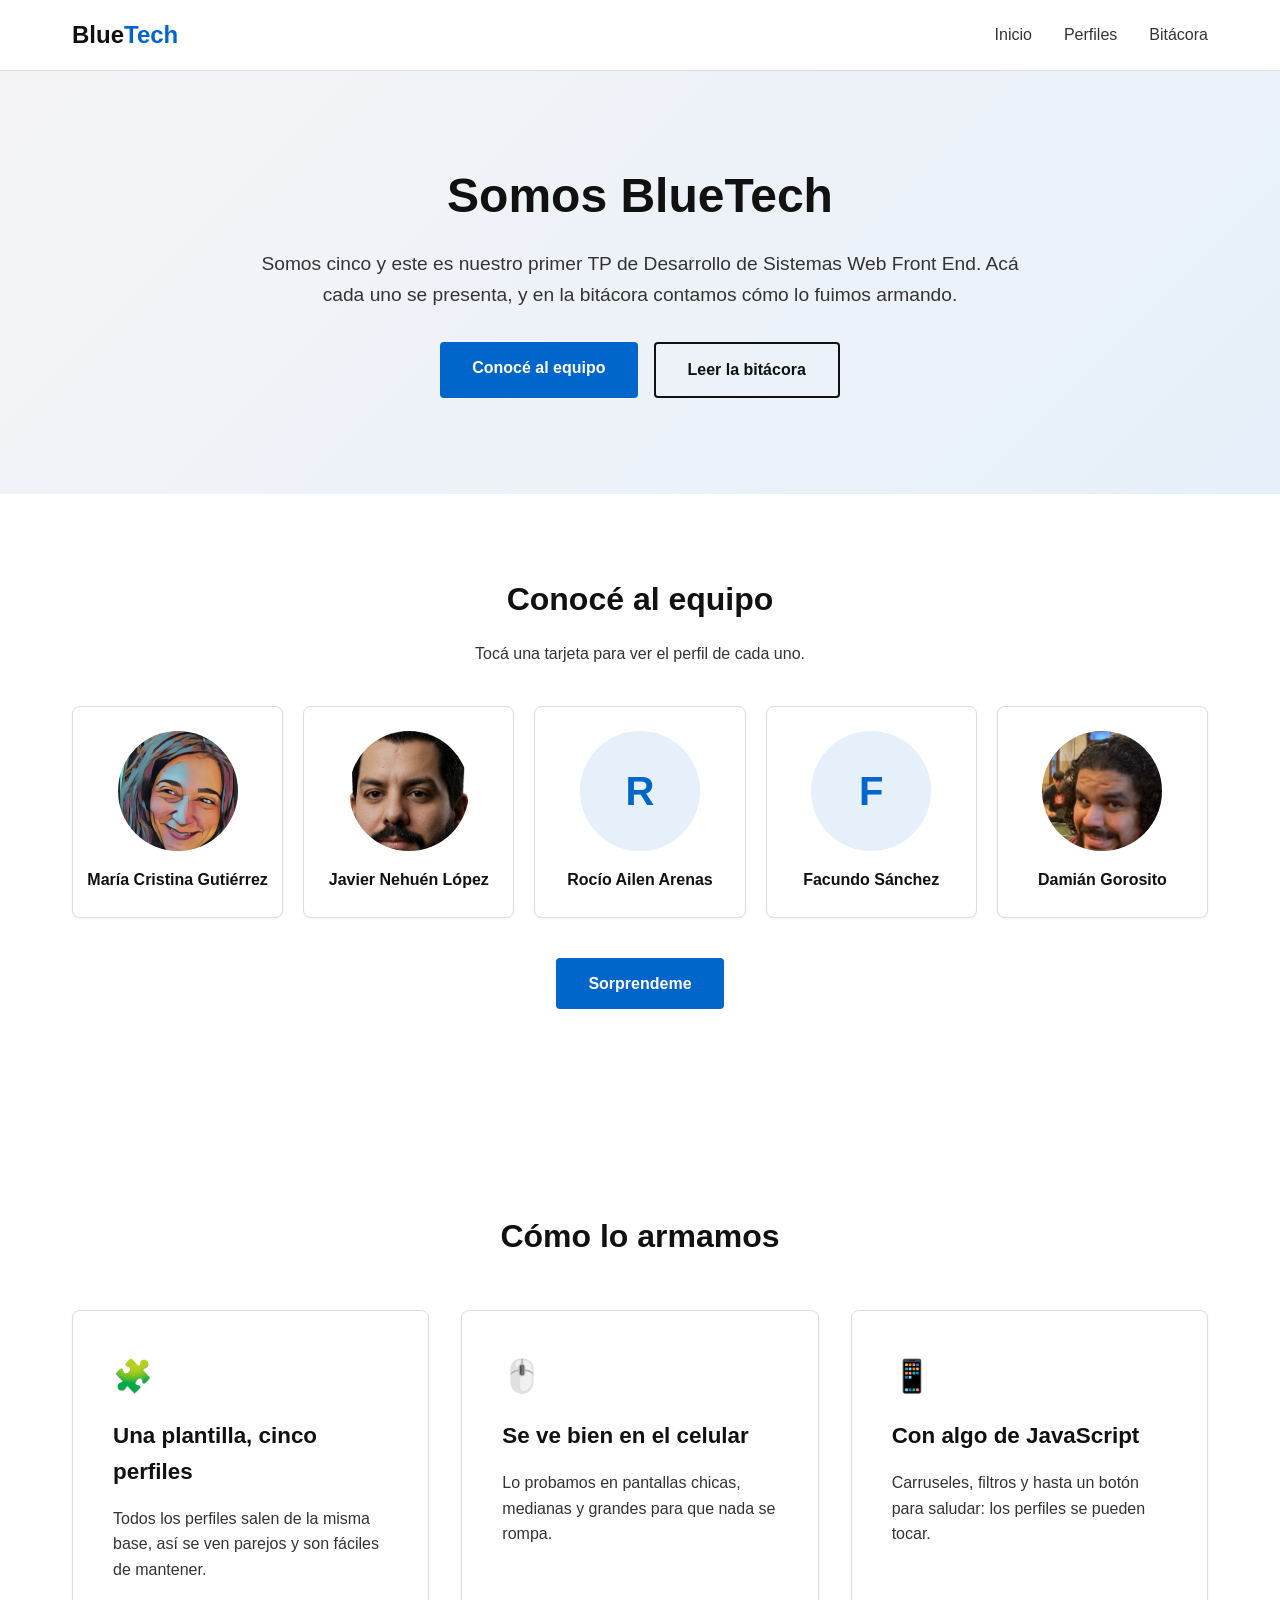
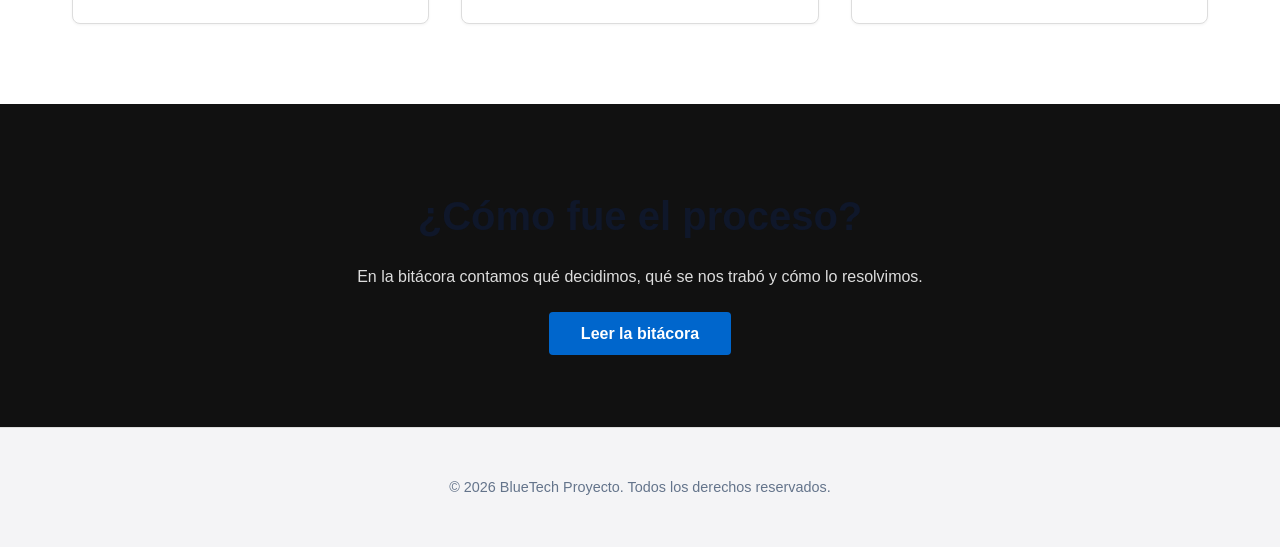
<file: index.html>
<!DOCTYPE html>
<html lang="es">
<head>
    <meta charset="UTF-8">
    <meta name="viewport" content="width=device-width, initial-scale=1.0">
    <title>BlueTech · TP1 Front End</title>

    <link rel="preconnect" href="https://fonts.googleapis.com">
    <link rel="preconnect" href="https://fonts.gstatic.com" crossorigin>
    <link href="https://fonts.googleapis.com/css2?family=Poppins:wght@400;500;600;700&display=swap" rel="stylesheet">

    <link rel="stylesheet" href="css/style.css">
    <link rel="stylesheet" href="css/header-footer.css">

    <style>
        :root {
            --primary-blue: #0066cc;
            --dark-blue: #004499;
            --light-blue: #e6f0fa;
            --white: #ffffff;
            --black: #111111;
            --gray-dark: #333333;
            --gray-light: #f4f4f6;
            --gray-border: #dddddd;
        }

        * {
            box-sizing: border-box;
            margin: 0;
            padding: 0;
            font-family: 'Segoe UI', Tahoma, Geneva, Verdana, sans-serif;
        }

        body {
            background-color: var(--white);
            color: var(--gray-dark);
            line-height: 1.6;
        }

        .hero {
            background: linear-gradient(135deg, var(--gray-light) 0%, var(--light-blue) 100%);
            padding: 6rem 2rem;
            text-align: center;
        }

        .hero-content {
            max-width: 800px;
            margin: 0 auto;
        }

        .hero h1 {
            font-size: 3rem;
            color: var(--black);
            margin-bottom: 1.5rem;
            line-height: 1.2;
        }

        .hero p {
            font-size: 1.2rem;
            color: var(--gray-dark);
            margin-bottom: 2rem;
        }

        .hero-buttons {
            display: flex;
            justify-content: center;
            gap: 1rem;
        }

        .btn-primary {
            background-color: var(--primary-blue);
            color: var(--white);
            padding: 0.8rem 2rem;
            border-radius: 4px;
            text-decoration: none;
            font-weight: 600;
            transition: background-color 0.3s;
        }

        .btn-primary:hover {
            background-color: var(--dark-blue);
        }

        .btn-secondary {
            background-color: transparent;
            color: var(--black);
            border: 2px solid var(--black);
            padding: 0.8rem 2rem;
            border-radius: 4px;
            text-decoration: none;
            font-weight: 600;
            transition: all 0.3s;
        }

        .btn-secondary:hover {
            background-color: var(--black);
            color: var(--white);
        }

        .features {
            max-width: 1200px;
            margin: 0 auto;
            padding: 5rem 2rem;
        }

        .section-title {
            text-align: center;
            font-size: 2rem;
            color: var(--black);
            margin-bottom: 3rem;
        }

        .grid {
            display: grid;
            grid-template-columns: repeat(auto-fit, minmax(300px, 1fr));
            gap: 2rem;
        }

        .card {
            background-color: var(--white);
            border: 1px solid var(--gray-border);
            border-radius: 8px;
            padding: 2.5rem;
            transition: transform 0.3s, box-shadow 0.3s;
        }

        .card:hover {
            transform: translateY(-5px);
            box-shadow: 0 10px 20px rgba(0,0,0,0.05);
            border-color: var(--primary-blue);
        }

        .card-icon {
            font-size: 2rem;
            color: var(--primary-blue);
            margin-bottom: 1rem;
        }

        .card h3 {
            font-size: 1.4rem;
            color: var(--black);
            margin-bottom: 1rem;
        }

        .card p {
            color: var(--gray-dark);
        }

        .cta-section {
            background-color: var(--black);
            color: var(--white);
            padding: 5rem 2rem;
            text-align: center;
        }

        .cta-section h2 {
            font-size: 2.5rem;
            margin-bottom: 1rem;
        }

        .cta-section p {
            color: var(--gray-border);
            margin-bottom: 2rem;
            max-width: 600px;
            margin-left: auto;
            margin-right: auto;
        }

        .grid--perfiles {
            grid-template-columns: repeat(auto-fit, minmax(130px, 1fr));
            gap: 1.25rem;
        }

        .card--perfil {
            display: block;
            padding: 1.5rem 0.75rem;
            text-align: center;
            text-decoration: none;
        }

        .card--perfil h3 {
            margin: 1rem 0 0;
            font-size: 1rem;
        }

        .card-avatar {
            display: block;
            width: 100%;
            max-width: 120px;
            aspect-ratio: 1 / 1;
            margin: 0 auto;
            border-radius: 50%;
            object-fit: cover;
            object-position: center 25%;
        }

        /* mientras no haya foto: circulo con la inicial */
        .card-avatar--vacio {
            display: flex;
            align-items: center;
            justify-content: center;
            background-color: var(--light-blue);
            color: var(--primary-blue);
            font-size: 2.5rem;
            font-weight: 700;
        }

        .section-sub {
            text-align: center;
            color: var(--gray-dark);
            margin: -2rem 0 2.5rem;
        }

        .perfiles-accion {
            text-align: center;
            margin-top: 2.5rem;
        }

        .perfiles-accion button {
            border: 0;
            cursor: pointer;
            font: inherit;
            font-weight: 600;
        }

        .perfiles-accion button:disabled {
            opacity: 0.7;
            cursor: default;
        }

        #mensaje-sorpresa {
            margin-top: 1rem;
            color: var(--gray-dark);
            min-height: 1.6em;
        }

        /* Responsive design rules */
        @media (max-width: 768px) {
            .navbar {
                flex-direction: column;
                gap: 1rem;
            }
            .nav-links {
                gap: 1rem;
            }
            .hero h1 {
                font-size: 2.2rem;
            }
            .hero-buttons {
                flex-direction: column;
                gap: 1rem;
            }
            .btn-primary, .btn-secondary {
                width: 100%;
                text-align: center;
            }
        }
    </style>

    <script src="js/home.js" defer></script>
</head>
<body>

    <header>
        <nav class="navbar">
            <div class="logo">Blue<span>Tech</span></div>
            <ul class="nav-links">
                <li><a href="index.html">Inicio</a></li>
                <li><a href="index.html#perfiles">Perfiles</a></li>
                <li><a href="bitacora.html">Bitácora</a></li>
            </ul>
        </nav>
    </header>

    <section id="inicio" class="hero">
        <div class="hero-content">
            <h1>Somos BlueTech</h1>
            <p>Somos cinco y este es nuestro primer TP de Desarrollo de Sistemas Web Front End. Acá cada uno se presenta, y en la bitácora contamos cómo lo fuimos armando.</p>
            <div class="hero-buttons">
                <a href="#perfiles" class="btn-primary">Conocé al equipo</a>
                <a href="bitacora.html" class="btn-secondary">Leer la bitácora</a>
            </div>
        </div>
    </section>

    <section id="perfiles" class="features">
        <h2 class="section-title">Conocé al equipo</h2>
        <p class="section-sub">Tocá una tarjeta para ver el perfil de cada uno.</p>
        <div class="grid grid--perfiles">
                <a class="card card--perfil" href="perfil-1.html">
                    <img class="card-avatar" src="img/maria/avatar.png" alt="" width="120" height="120">
                    <h3>María Cristina Gutiérrez</h3>
                </a>
                <a class="card card--perfil" href="perfil-2.html">
                    <img class="card-avatar" src="img/javier/avatar.png" alt="" width="120" height="120">
                    <h3>Javier Nehuén López</h3>
                </a>
                <a class="card card--perfil" href="perfil-3.html">
                    <div class="card-avatar card-avatar--vacio" aria-hidden="true">R</div>
                    <h3>Rocío Ailen Arenas</h3>
                </a>
                <a class="card card--perfil" href="perfil-4.html">
                    <div class="card-avatar card-avatar--vacio" aria-hidden="true">F</div>
                    <h3>Facundo Sánchez</h3>
                </a>
                <a class="card card--perfil" href="perfil-5.html">
                    <img class="card-avatar" src="img/damian/avatar.jpg" alt="" width="120" height="120">
                    <h3>Damián Gorosito</h3>
                </a>
        </div>
        <div class="perfiles-accion">
            <button type="button" id="btn-sorpresa" class="btn-primary">Sorprendeme</button>
            <p id="mensaje-sorpresa" aria-live="polite"></p>
        </div>
    </section>

    <section id="como-lo-armamos" class="features">
        <h2 class="section-title">Cómo lo armamos</h2>
        <div class="grid">
            <div class="card">
                <div class="card-icon">🧩</div>
                <h3>Una plantilla, cinco perfiles</h3>
                <p>Todos los perfiles salen de la misma base, así se ven parejos y son fáciles de mantener.</p>
            </div>
            <div class="card">
                <div class="card-icon">🖱️</div>
                <h3>Se ve bien en el celular</h3>
                <p>Lo probamos en pantallas chicas, medianas y grandes para que nada se rompa.</p>
            </div>
            <div class="card">
                <div class="card-icon">📱</div>
                <h3>Con algo de JavaScript</h3>
                <p>Carruseles, filtros y hasta un botón para saludar: los perfiles se pueden tocar.</p>
            </div>
        </div>
    </section>

    <section class="cta-section">
        <h2>¿Cómo fue el proceso?</h2>
        <p>En la bitácora contamos qué decidimos, qué se nos trabó y cómo lo resolvimos.</p>
        <a href="bitacora.html" class="btn-primary">Leer la bitácora</a>
    </section>

    <footer>
        <p>&copy; 2026 BlueTech Proyecto. Todos los derechos reservados.</p>
    </footer>

</body>
</html>
</file>
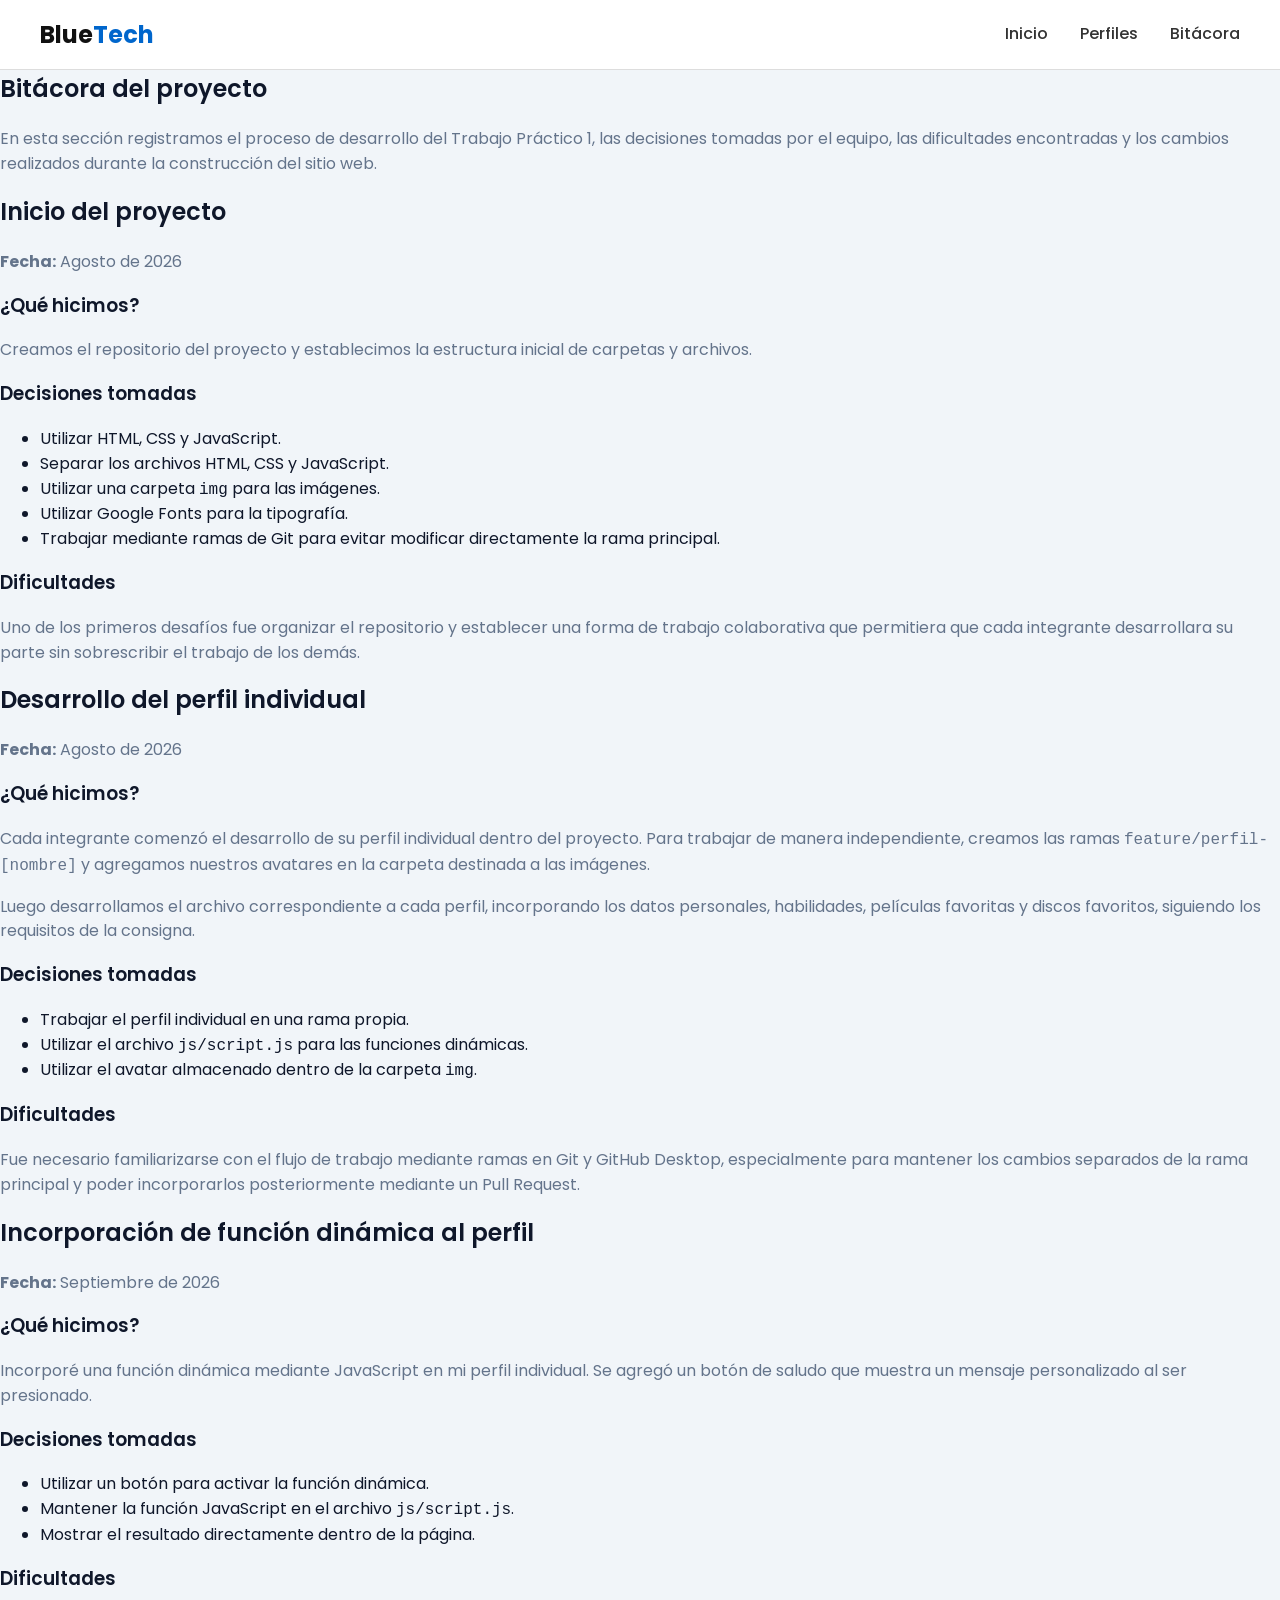
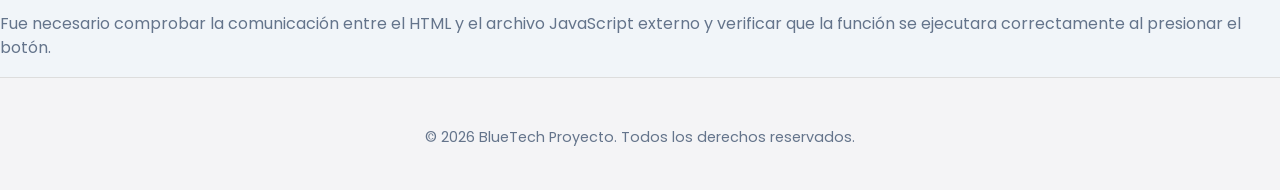
<file: bitacora.html>
<!DOCTYPE html>
<html lang="es">
<head>
    <meta charset="UTF-8">
    <meta name="viewport" content="width=device-width, initial-scale=1.0">
    <title>Bitácora - TP1</title>

    <link rel="preconnect" href="https://fonts.googleapis.com">
    <link rel="preconnect" href="https://fonts.gstatic.com" crossorigin>
    <link href="https://fonts.googleapis.com/css2?family=Poppins:wght@400;500;600;700&display=swap" rel="stylesheet">

    <link rel="stylesheet" href="css/style.css">
    <link rel="stylesheet" href="css/header-footer.css">

</head>
<body>
    <!-- Navegación principal -->
    <header>
      <nav class="navbar">
        <div class="logo">Blue<span>Tech</span></div>
        <ul class="nav-links">
          <li><a href="index.html">Inicio</a></li>
          <li><a href="index.html#perfiles">Perfiles</a></li>
          <li><a href="bitacora.html">Bitácora</a></li>
        </ul>
      </nav>
    </header>
    
    <main>

        <!-- Presentación de la bitácora -->
        <section class="presentacion-bitacora">

            <h1>Bitácora del proyecto</h1>

            <p>
                En esta sección registramos el proceso de desarrollo del
                Trabajo Práctico 1, las decisiones tomadas por el equipo,
                las dificultades encontradas y los cambios realizados
                durante la construcción del sitio web.
            </p>

        </section>


        <!-- Entrada 1 -->
        <section class="entrada-bitacora">

            <article class="tarjeta-bitacora">

                <header>
                    <h2>Inicio del proyecto</h2>
                    <p>
                        <strong>Fecha:</strong> Agosto de 2026
                    </p>
                </header>

                <div class="contenido-bitacora">

                    <h3>¿Qué hicimos?</h3>

                    <p>
                        Creamos el repositorio del proyecto y establecimos
                        la estructura inicial de carpetas y archivos.
                    </p>

                    <h3>Decisiones tomadas</h3>

                    <ul>
                        <li>Utilizar HTML, CSS y JavaScript.</li>
                        <li>Separar los archivos HTML, CSS y JavaScript.</li>
                        <li>Utilizar una carpeta <code>img</code> para las imágenes.</li>
                        <li>Utilizar Google Fonts para la tipografía.</li>
                        <li>Trabajar mediante ramas de Git para evitar modificar directamente 
                            la rama principal.</li>
                    </ul>

                    <h3>Dificultades</h3>

                    <p>
                        Uno de los primeros desafíos fue organizar el
                        repositorio y establecer una forma de trabajo
                        colaborativa que permitiera que cada integrante
                        desarrollara su parte sin sobrescribir el trabajo
                        de los demás.
                    </p>

                </div>

            </article>

        </section>


        <!-- Entrada 2 -->
        <section class="entrada-bitacora">

            <article class="tarjeta-bitacora">

                <header>
                    <h2>Desarrollo del perfil individual</h2>
                    <p>
                        <strong>Fecha:</strong> Agosto de 2026
                    </p>
                </header>

                <div class="contenido-bitacora">

                    <h3>¿Qué hicimos?</h3>

                    <p>
                        Cada integrante comenzó el desarrollo de su perfil individual dentro del
                        proyecto. Para trabajar de manera independiente, creamos las ramas
                        <code>feature/perfil-[nombre]</code> y agregamos nuestros avatares en la
                        carpeta destinada a las imágenes.
                    </p>

                    <p>
                        Luego desarrollamos el archivo correspondiente a cada perfil,
                        incorporando los datos personales, habilidades, películas favoritas
                        y discos favoritos, siguiendo los requisitos de la consigna.
                    </p>

                    <h3>Decisiones tomadas</h3>

                    <ul>
                        <li>Trabajar el perfil individual en una rama propia.</li>
                        <li>Utilizar el archivo <code>js/script.js</code> para las funciones dinámicas.</li>
                        <li>Utilizar el avatar almacenado dentro de la carpeta <code>img</code>.</li>
                    </ul>

                    <h3>Dificultades</h3>

                    <p>
                        Fue necesario familiarizarse con el flujo de trabajo mediante
                        ramas en Git y GitHub Desktop, especialmente para mantener los
                        cambios separados de la rama principal y poder incorporarlos
                        posteriormente mediante un Pull Request.
                    </p>

                </div>

            </article>

        </section>

        <!-- Entrada 3 -->
        <section class="entrada-bitacora">

            <article class="tarjeta-bitacora">

                <header>
                    <h2>Incorporación de función dinámica al perfil</h2>
                    <p>
                        <strong>Fecha:</strong> Septiembre de 2026
                    </p>
                </header>

                <div class="contenido-bitacora">

                    <h3>¿Qué hicimos?</h3>

                    <p>
                        Incorporé una función dinámica mediante JavaScript en mi
                        perfil individual. Se agregó un botón de saludo que muestra
                        un mensaje personalizado al ser presionado.
                    </p>

                    <h3>Decisiones tomadas</h3>

                    <ul>
                        <li>
                            Utilizar un botón para activar la función dinámica.
                        </li>
                        <li>
                            Mantener la función JavaScript en el archivo
                            <code>js/script.js</code>.
                        </li>
                        <li>
                            Mostrar el resultado directamente dentro de la página.
                        </li>
                    </ul>

                    <h3>Dificultades</h3>

                    <p>
                        Fue necesario comprobar la comunicación entre el HTML y el
                        archivo JavaScript externo y verificar que la función se
                        ejecutara correctamente al presionar el botón.
                    </p>

                </div>

            </article>

        </section>

    </main>

    <footer>
      <p>&copy; 2026 BlueTech Proyecto. Todos los derechos reservados.</p>
    </footer>

</body>
</html>
</file>
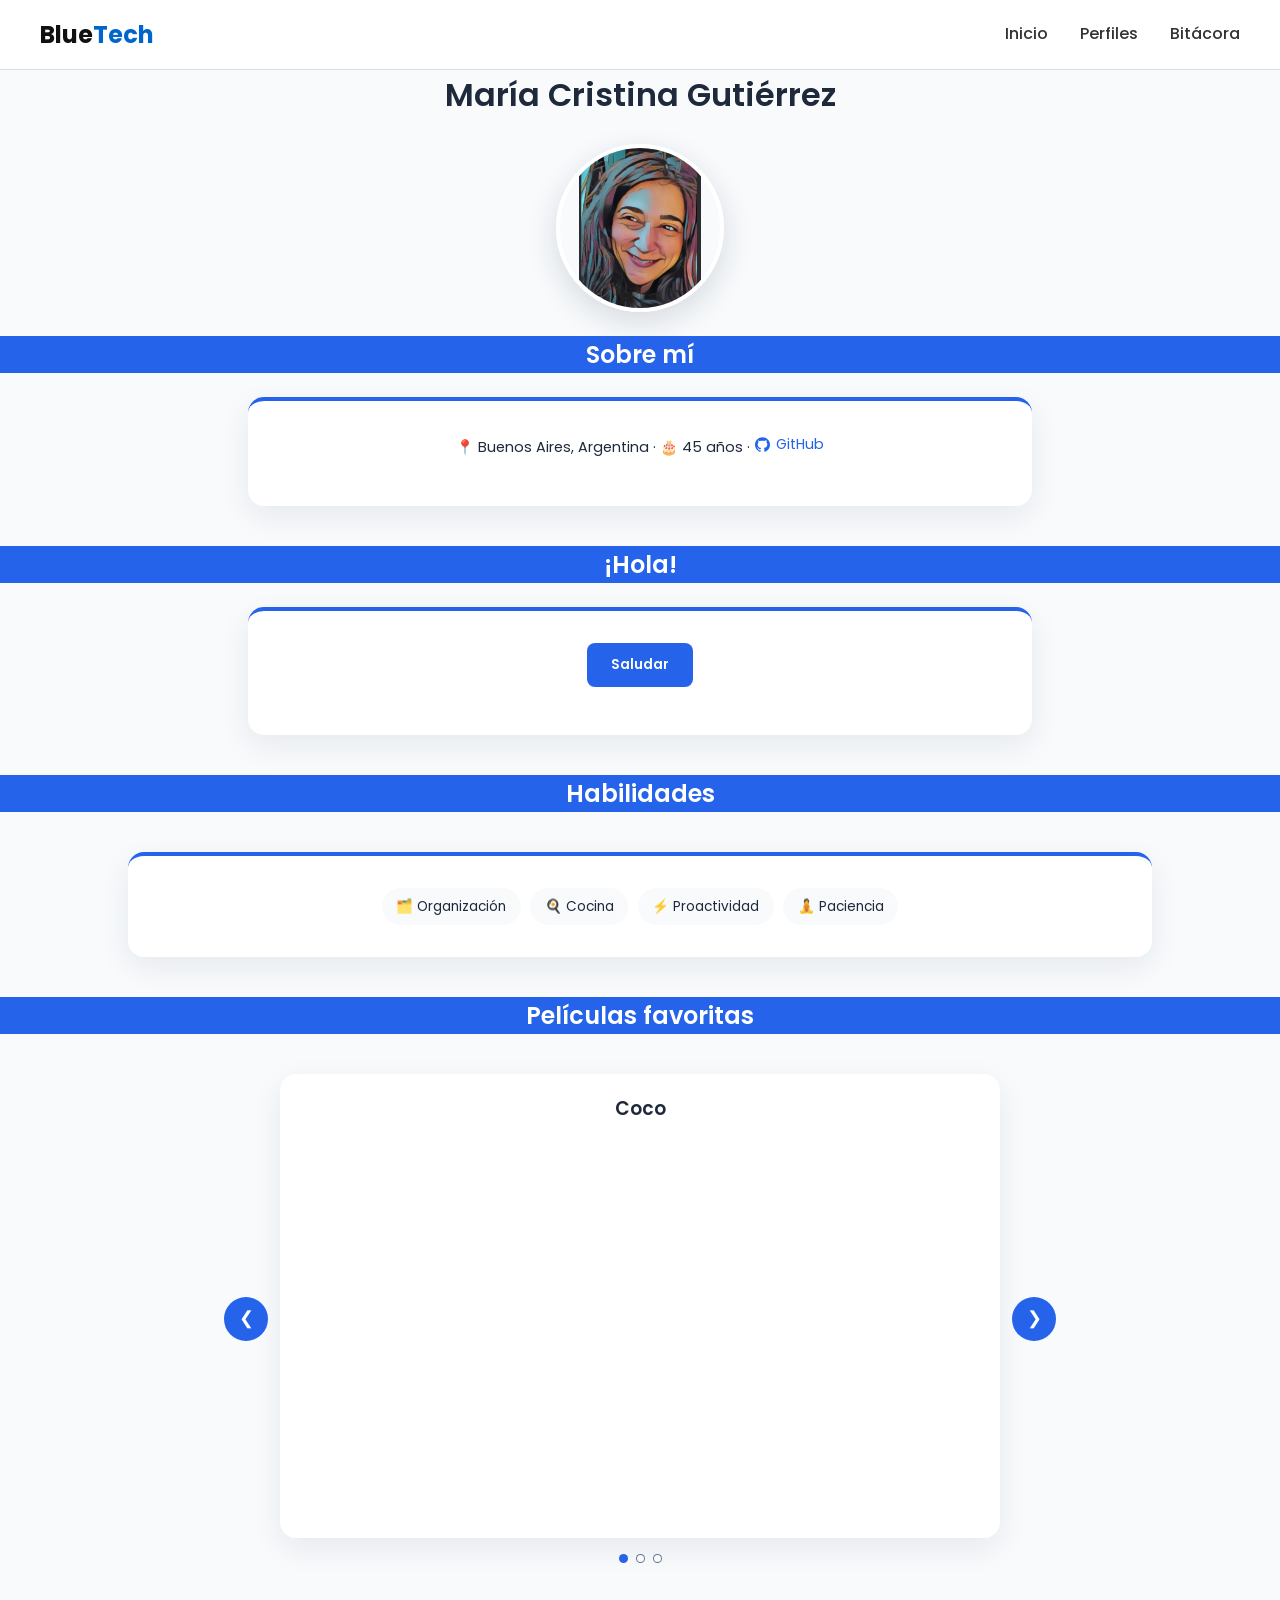
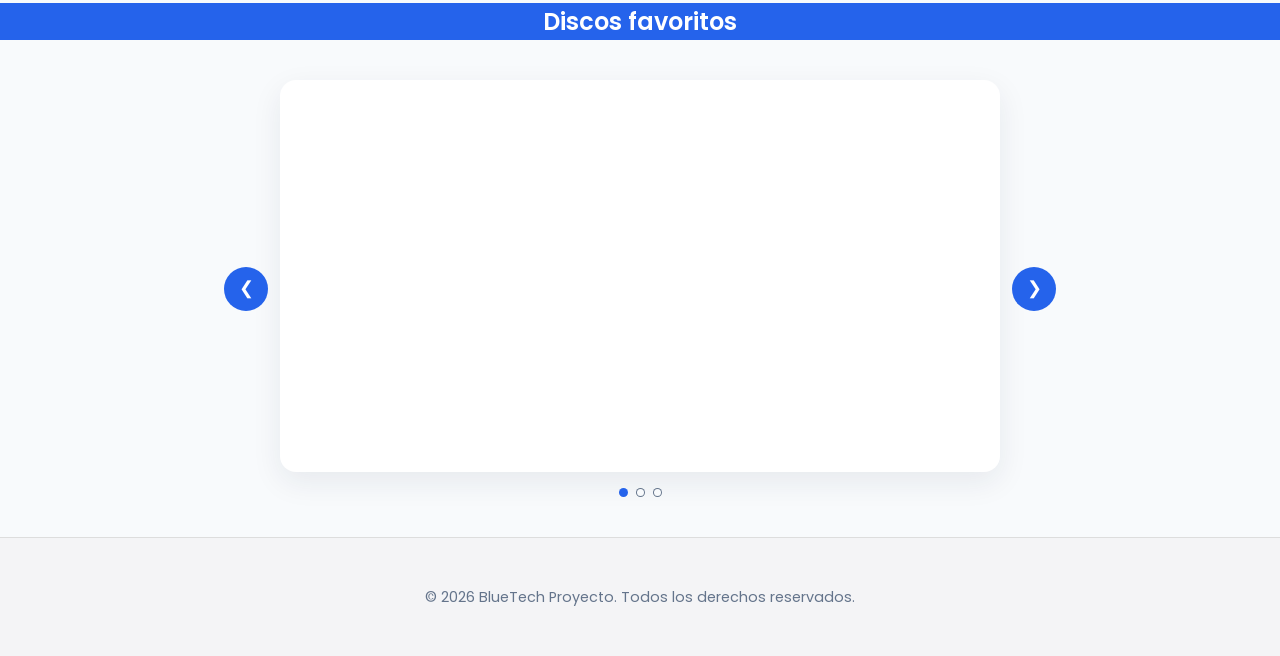
<file: perfil-1.html>
<!doctype html>
<html lang="es">
  <head>
    <meta charset="UTF-8" />
    <meta name="viewport" content="width=device-width, initial-scale=1.0" />
    <title>Perfil - María Cristina Gutiérrez</title>

    <link rel="preconnect" href="https://fonts.googleapis.com" />
    <link rel="preconnect" href="https://fonts.gstatic.com" crossorigin />
    <link
      href="https://fonts.googleapis.com/css2?family=Poppins:wght@400;500;600;700&display=swap"
      rel="stylesheet"
    />

    <link rel="stylesheet" href="css/style.css" />
    <link rel="stylesheet" href="css/perfil.css">
    <link rel="stylesheet" href="css/header-footer.css">

    <script src="js/maria.js" defer></script>
    <script src="js/perfil.js" defer></script>
  </head>
  <body>
    <header>
      <nav class="navbar">
        <div class="logo">Blue<span>Tech</span></div>
        <ul class="nav-links">
          <li><a href="index.html">Inicio</a></li>
          <li><a href="index.html#perfiles">Perfiles</a></li>
          <li><a href="bitacora.html">Bitácora</a></li>
        </ul>
      </nav>
    </header>

    <main>
      <h1 class="nombre-brillante">María Cristina Gutiérrez</h1>

      <img class="avatar-perfil" src="img/maria/avatar.png" alt="Avatar de María Cristina" width="160" height="160">

      <h2 id="titulo-sobre-mi">Sobre mí</h2>

      <section class="sobre-mi" aria-labelledby="titulo-sobre-mi">
        <p class="sobre-mi-contacto">📍 Buenos Aires, Argentina &middot; 🎂 45 años
          &middot; <a class="enlace-github" href="https://github.com/mariaCristinaGutierrez" target="_blank" rel="noopener">GitHub</a>
        </p>
      </section>

      <h2 id="titulo-saludo">¡Hola!</h2>

      <section class="sobre-mi" aria-labelledby="titulo-saludo">
        <p class="sobre-mi-contacto">
          <button type="button" class="btn btn-primary" onclick="saludarMaria()">Saludar</button>
        </p>
        <p id="mensaje-saludo"></p>
      </section>

      <h2 id="titulo-habilidades">Habilidades</h2>

      <section class="skill-block" data-categoria="personales">
        <div class="skill-chip-grupo">
          <span class="skill-chip">🗂️ Organización</span>
          <span class="skill-chip">🍳 Cocina</span>
          <span class="skill-chip">⚡ Proactividad</span>
          <span class="skill-chip">🧘 Paciencia</span>
        </div>
      </section>

      <h2 id="titulo-peliculas">Películas favoritas</h2>

      <section class="carousel" aria-labelledby="titulo-peliculas" data-etiqueta-slide="la película">
        <button type="button" class="carousel-flecha carousel-flecha--prev" aria-label="Película anterior">&#10094;</button>

        <div class="carousel-ventana">
          <ul class="carousel-pista" id="carousel-pista-peliculas">
            <li class="carousel-slide">
              <h3>Coco</h3>
              <div class="carousel-video">
                <iframe src="https://www.youtube.com/embed/h9Unr35ws-E" title="Coco" frameborder="0" allow="accelerometer; autoplay; clipboard-write; encrypted-media; gyroscope; picture-in-picture; web-share" referrerpolicy="strict-origin-when-cross-origin" allowfullscreen></iframe>
              </div>
            </li>
            <li class="carousel-slide">
              <h3>Ostwind</h3>
              <div class="carousel-video">
                <iframe src="https://www.youtube.com/embed/iAEwPpH_lUg" title="Ostwind" frameborder="0" allow="accelerometer; autoplay; clipboard-write; encrypted-media; gyroscope; picture-in-picture; web-share" referrerpolicy="strict-origin-when-cross-origin" allowfullscreen></iframe>
              </div>
            </li>
            <li class="carousel-slide">
              <h3>IntensaMente</h3>
              <div class="carousel-video">
                <iframe src="https://www.youtube.com/embed/psdwQG-AvXI" title="IntensaMente" frameborder="0" allow="accelerometer; autoplay; clipboard-write; encrypted-media; gyroscope; picture-in-picture; web-share" referrerpolicy="strict-origin-when-cross-origin" allowfullscreen></iframe>
              </div>
            </li>
          </ul>
        </div>

        <button type="button" class="carousel-flecha carousel-flecha--next" aria-label="Película siguiente">&#10095;</button>

        <div class="carousel-puntos" id="carousel-puntos-peliculas"></div>
      </section>

      <h2 id="titulo-discos">Discos favoritos</h2>

      <section class="carousel" aria-labelledby="titulo-discos" data-etiqueta-slide="el disco">
        <button type="button" class="carousel-flecha carousel-flecha--prev" aria-label="Disco anterior">&#10094;</button>

        <div class="carousel-ventana">
          <ul class="carousel-pista" id="carousel-pista-discos">
            <li class="carousel-slide">
              <div class="carousel-spotify">
                <iframe src="https://open.spotify.com/embed/album/6Fr2rQkZ383FcMqFyT7yPr?utm_source=generator" title="Purpose - Justin Bieber" width="100%" height="352" frameborder="0" allowfullscreen allow="autoplay; clipboard-write; encrypted-media; fullscreen; picture-in-picture" loading="lazy"></iframe>
              </div>
            </li>
            <li class="carousel-slide">
              <div class="carousel-spotify">
                <iframe src="https://open.spotify.com/embed/album/2ANVost0y2y52ema1E9xAZ?utm_source=generator" title="Thriller - Michael Jackson" width="100%" height="352" frameborder="0" allowfullscreen allow="autoplay; clipboard-write; encrypted-media; fullscreen; picture-in-picture" loading="lazy"></iframe>
              </div>
            </li>
            <li class="carousel-slide">
              <div class="carousel-spotify">
                <iframe src="https://open.spotify.com/embed/album/5Vdzprr5cOqXQo44eHeV7t?utm_source=generator" title="Whitney - Whitney Houston" width="100%" height="352" frameborder="0" allowfullscreen allow="autoplay; clipboard-write; encrypted-media; fullscreen; picture-in-picture" loading="lazy"></iframe>
              </div>
            </li>
          </ul>
        </div>

        <button type="button" class="carousel-flecha carousel-flecha--next" aria-label="Disco siguiente">&#10095;</button>

        <div class="carousel-puntos" id="carousel-puntos-discos"></div>
      </section>

    </main>

    <footer>
      <p>&copy; 2026 BlueTech Proyecto. Todos los derechos reservados.</p>
    </footer>
  </body>
</html>
</file>
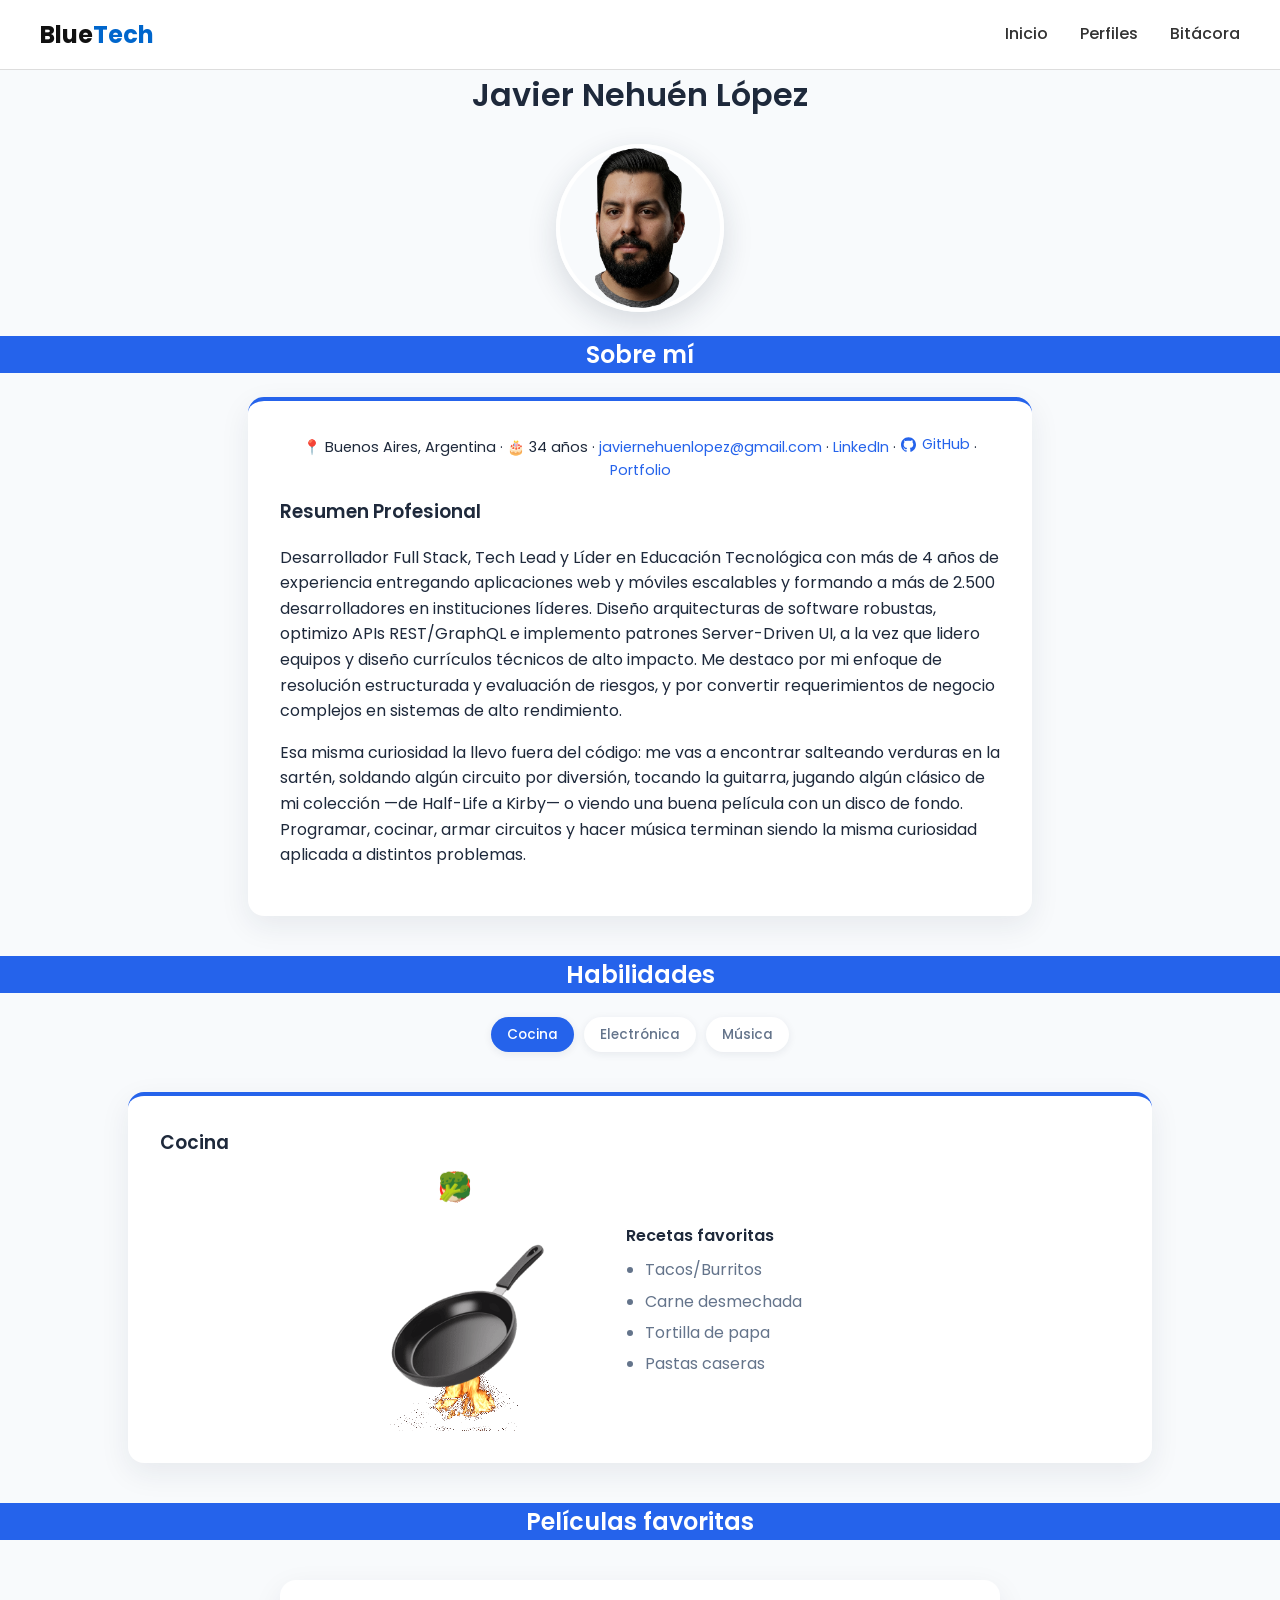
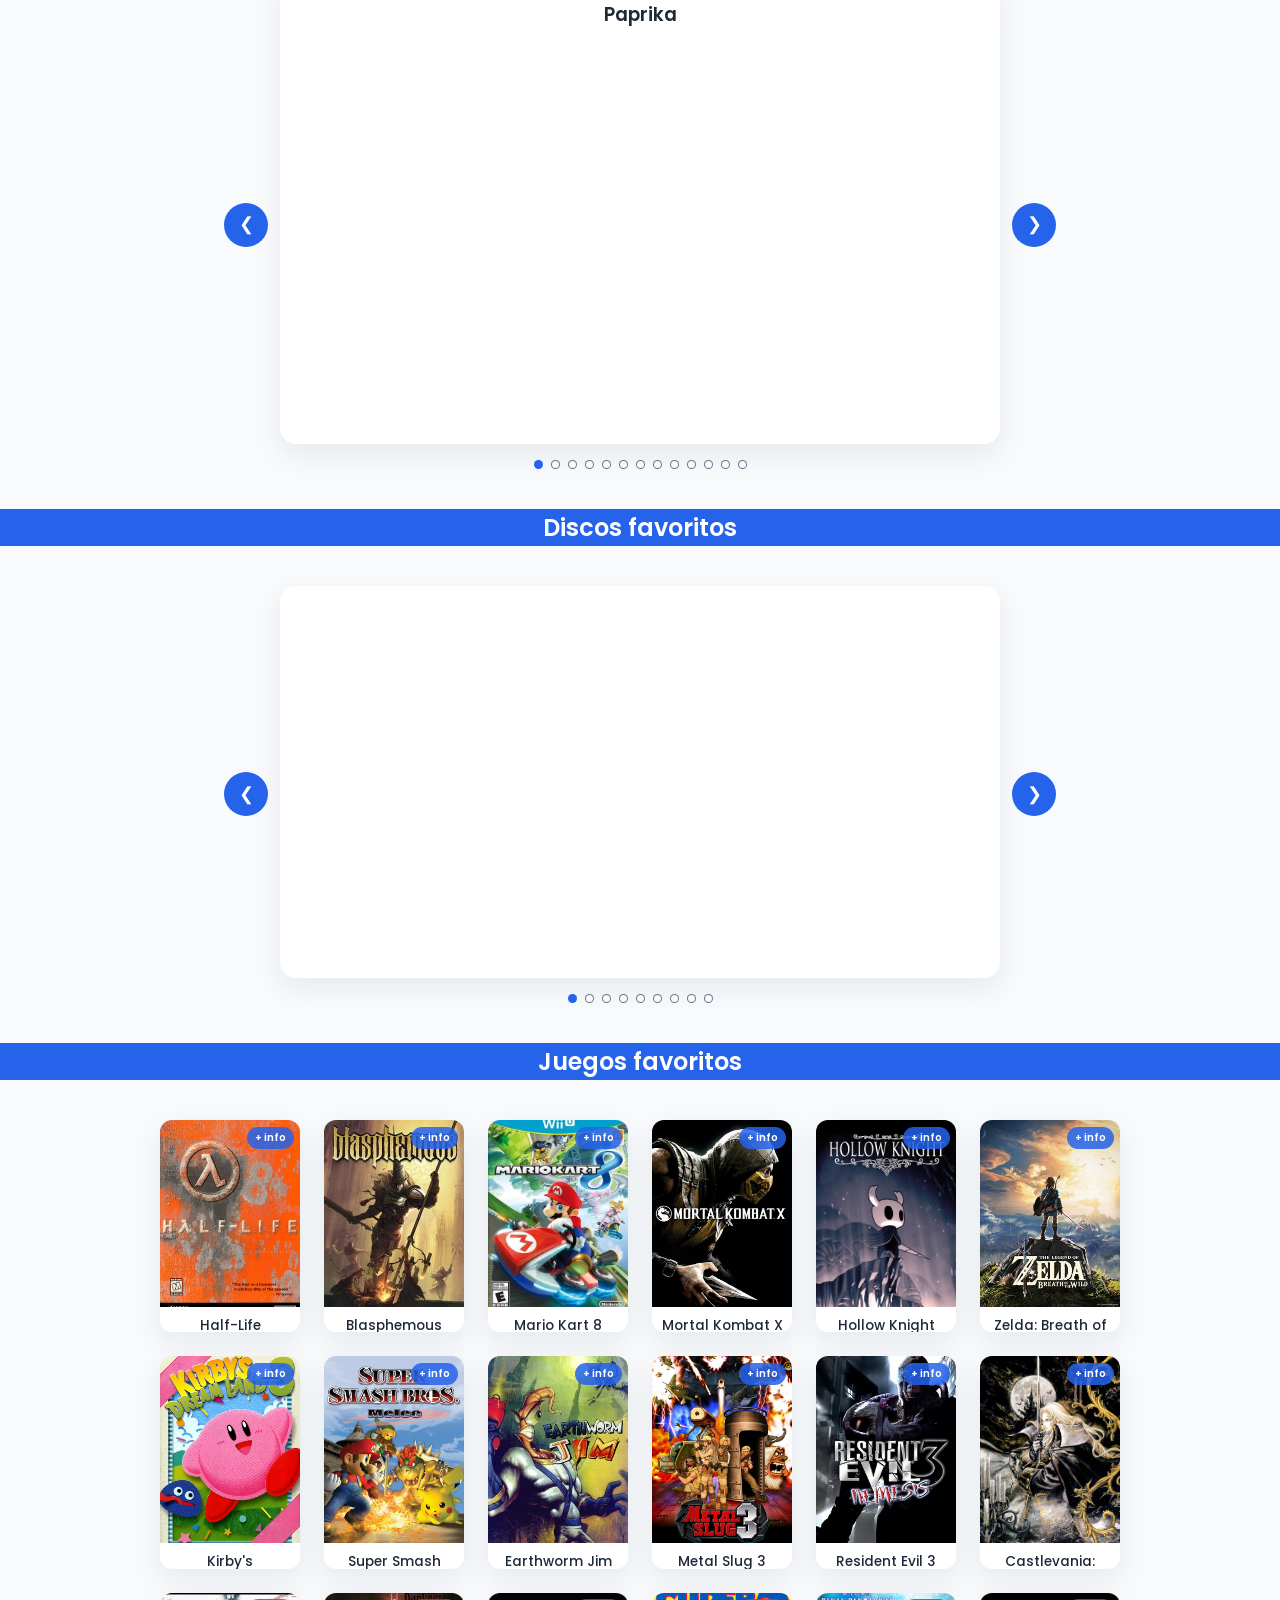
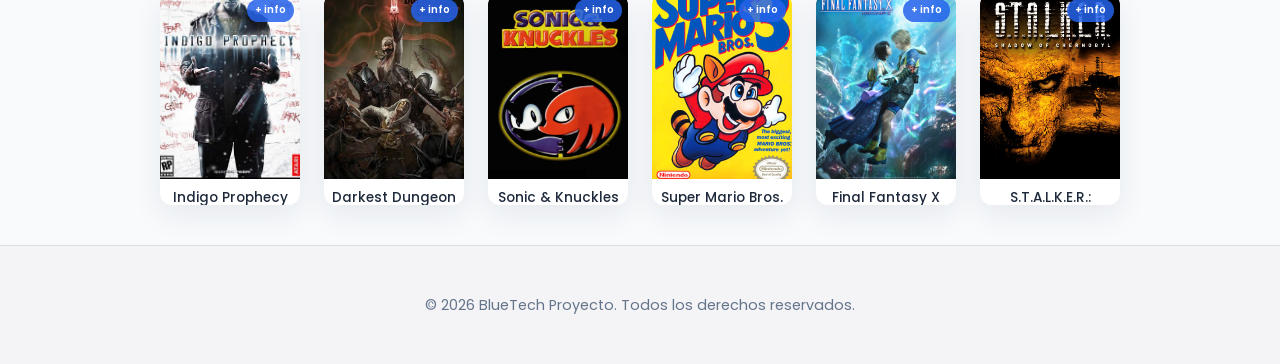
<file: perfil-2.html>
<!doctype html>
<html lang="es">
  <head>
    <meta charset="UTF-8" />
    <meta name="viewport" content="width=device-width, initial-scale=1.0" />
    <title>Perfil - Javier Nehuén López</title>

    <link rel="preconnect" href="https://fonts.googleapis.com" />
    <link rel="preconnect" href="https://fonts.gstatic.com" crossorigin />
    <link
      href="https://fonts.googleapis.com/css2?family=Poppins:wght@400;500;600;700&display=swap"
      rel="stylesheet"
    />

    <link rel="stylesheet" href="css/style.css" />
    <link rel="stylesheet" href="css/perfil.css">
    <link rel="stylesheet" href="css/header-footer.css">

    <script src="js/perfil.js" defer></script>
  </head>
  <body>
    <header>
      <nav class="navbar">
        <div class="logo">Blue<span>Tech</span></div>
        <ul class="nav-links">
          <li><a href="index.html">Inicio</a></li>
          <li><a href="index.html#perfiles">Perfiles</a></li>
          <li><a href="bitacora.html">Bitácora</a></li>
        </ul>
      </nav>
    </header>

    <main>
      <h1 class="nombre-brillante">Javier Nehuén López</h1>

      <img class="avatar-perfil" src="img/javier/avatar.png" alt="Foto de Javier Nehuén López" width="160" height="160">

      <h2 id="titulo-sobre-mi">Sobre mí</h2>

      <section class="sobre-mi" aria-labelledby="titulo-sobre-mi">
        <p class="sobre-mi-contacto">
          📍 Buenos Aires, Argentina
          &middot; 🎂 34 años
          &middot; <a href="mailto:javiernehuenlopez@gmail.com">javiernehuenlopez@gmail.com</a>
          &middot; <a href="https://www.linkedin.com/in/javier-nehuen-lopez" target="_blank" rel="noopener">LinkedIn</a>
          &middot; <a class="enlace-github" href="https://github.com/Jableed43" target="_blank" rel="noopener">GitHub</a>
          &middot; <a href="https://jableed43.github.io/portfolio-2025/" target="_blank" rel="noopener">Portfolio</a>
        </p>

        <h3>Resumen Profesional</h3>
        <p>
          Desarrollador Full Stack, Tech Lead y Líder en Educación Tecnológica con más de 4 años de
          experiencia entregando aplicaciones web y móviles escalables y formando a más de 2.500
          desarrolladores en instituciones líderes. Diseño arquitecturas de software robustas,
          optimizo APIs REST/GraphQL e implemento patrones Server-Driven UI, a la vez que lidero
          equipos y diseño currículos técnicos de alto impacto. Me destaco por mi enfoque de
          resolución estructurada y evaluación de riesgos, y por convertir requerimientos de negocio
          complejos en sistemas de alto rendimiento.
        </p>
        <p>
          Esa misma curiosidad la llevo fuera del código: me vas a encontrar salteando verduras en
          la sartén, soldando algún circuito por diversión, tocando la guitarra, jugando algún
          clásico de mi colección —de Half-Life a Kirby— o viendo una buena película con un disco
          de fondo. Programar, cocinar, armar circuitos y hacer música terminan siendo la misma
          curiosidad aplicada a distintos problemas.
        </p>
      </section>

      <h2 id="titulo-habilidades">Habilidades</h2>

      <ul class="filtros" id="filtros-habilidades">
        <li data-filtro="cocina" class="activo">Cocina</li>
        <li data-filtro="electronica">Electrónica</li>
        <li data-filtro="musica">Música</li>
      </ul>

      <section class="skill-block" data-categoria="cocina">
        <h3>Cocina</h3>
        <div class="skill-fila">
          <div class="skill-visual skill-visual--cocina">
            <div class="fuego-contenedor">
              <img src="./img/javier/skills/flames.gif" alt="" aria-hidden="true">
            </div>
            <div class="ingrediente" style="left:40%; animation-delay:0s;">🧅</div>
            <div class="ingrediente" style="left:40%; animation-delay:0.8s;">🍅</div>
            <div class="ingrediente" style="left:40%; animation-delay:1.6s;">🥕</div>
            <div class="ingrediente" style="left:40%; animation-delay:2.4s;">🍄</div>
            <div class="ingrediente" style="left:40%; animation-delay:3.2s;">🥦</div>
            <img class="sarten-img" src="./img/javier/skills/pan.webp" alt="Sartén">
          </div>
          <div class="skill-lista">
            <h4>Recetas favoritas</h4>
            <ul>
              <li>Tacos/Burritos</li>
              <li>Carne desmechada</li>
              <li>Tortilla de papa</li>
              <li>Pastas caseras</li>
            </ul>
          </div>
        </div>
      </section>

      <section class="skill-block oculto" data-categoria="electronica">
        <h3>Electrónica</h3>
        <div class="skill-fila">
          <div class="skill-visual skill-visual--electronica">
            <img class="pcb-img" src="./img/javier/skills/pcb.webp" alt="Placa electrónica">
            <div class="soldador-contenedor">
              <img src="./img/javier/skills/soldador.gif" alt="Cautín soldando">
            </div>
          </div>
          <div class="skill-lista">
            <h4>Temas de interés</h4>
            <ul>
              <li>Microcontroladores (Arduino, ESP32)</li>
              <li>Diseño de placas (PCB)</li>
              <li>Domótica IoT</li>
              <li>Construcción de prototipos</li>
            </ul>
          </div>
        </div>
      </section>

      <section class="skill-block oculto" data-categoria="musica">
        <h3>Música</h3>
        <div class="skill-fila">
          <div class="skill-visual skill-visual--musica">
            <img class="guitarra-img" src="./img/javier/skills/guitar.gif" alt="Guitarra eléctrica">
          </div>
          <div class="skill-lista">
            <h4>Prácticas</h4>
            <ul>
              <li>Producción musical</li>
              <li>Cantar</li>
              <li>Tocar Guitarra</li>
            </ul>
          </div>
        </div>
      </section>

      <h2 id="titulo-peliculas">Películas favoritas</h2>

      <section class="carousel" aria-labelledby="titulo-peliculas" data-etiqueta-slide="la película">
        <button type="button" class="carousel-flecha carousel-flecha--prev" aria-label="Película anterior">&#10094;</button>

        <div class="carousel-ventana">
          <ul class="carousel-pista" id="carousel-pista-peliculas">
            <li class="carousel-slide">
              <h3>Paprika</h3>
              <div class="carousel-video">
                <iframe src="https://www.youtube.com/embed/PIUqozzyW2k" title="Paprika" frameborder="0" allow="accelerometer; autoplay; clipboard-write; encrypted-media; gyroscope; picture-in-picture; web-share" referrerpolicy="strict-origin-when-cross-origin" allowfullscreen></iframe>
              </div>
            </li>
            <li class="carousel-slide">
              <h3>Parasite</h3>
              <div class="carousel-video">
                <iframe src="https://www.youtube.com/embed/5xH0HfJHsaY" title="Parasite" frameborder="0" allow="accelerometer; autoplay; clipboard-write; encrypted-media; gyroscope; picture-in-picture; web-share" referrerpolicy="strict-origin-when-cross-origin" allowfullscreen></iframe>
              </div>
            </li>
            <li class="carousel-slide">
              <h3>Inglourious Basterds</h3>
              <div class="carousel-video">
                <iframe src="https://www.youtube.com/embed/KnrRy6kSFF0" title="Inglourious Basterds" frameborder="0" allow="accelerometer; autoplay; clipboard-write; encrypted-media; gyroscope; picture-in-picture; web-share" referrerpolicy="strict-origin-when-cross-origin" allowfullscreen></iframe>
              </div>
            </li>
            <li class="carousel-slide">
              <h3>Pulp Fiction</h3>
              <div class="carousel-video">
                <iframe src="https://www.youtube.com/embed/tGpTpVyI_OQ" title="Pulp Fiction" frameborder="0" allow="accelerometer; autoplay; clipboard-write; encrypted-media; gyroscope; picture-in-picture; web-share" referrerpolicy="strict-origin-when-cross-origin" allowfullscreen></iframe>
              </div>
            </li>
            <li class="carousel-slide">
              <h3>Taxi Driver</h3>
              <div class="carousel-video">
                <iframe src="https://www.youtube.com/embed/T5IligQP7Fo" title="Taxi Driver" frameborder="0" allow="accelerometer; autoplay; clipboard-write; encrypted-media; gyroscope; picture-in-picture; web-share" referrerpolicy="strict-origin-when-cross-origin" allowfullscreen></iframe>
              </div>
            </li>
            <li class="carousel-slide">
              <h3>The Lord of the Rings: The Two Towers</h3>
              <div class="carousel-video">
                <iframe src="https://www.youtube.com/embed/LbfMDwc4azU" title="The Lord of the Rings: The Two Towers" frameborder="0" allow="accelerometer; autoplay; clipboard-write; encrypted-media; gyroscope; picture-in-picture; web-share" referrerpolicy="strict-origin-when-cross-origin" allowfullscreen></iframe>
              </div>
            </li>
            <li class="carousel-slide">
              <h3>The Fifth Element</h3>
              <div class="carousel-video">
                <iframe src="https://www.youtube.com/embed/fQ9RqgcR24g" title="The Fifth Element" frameborder="0" allow="accelerometer; autoplay; clipboard-write; encrypted-media; gyroscope; picture-in-picture; web-share" referrerpolicy="strict-origin-when-cross-origin" allowfullscreen></iframe>
              </div>
            </li>
            <li class="carousel-slide">
              <h3>Home Alone</h3>
              <div class="carousel-video">
                <iframe src="https://www.youtube.com/embed/jEDaVHmw7r4" title="Home Alone" frameborder="0" allow="accelerometer; autoplay; clipboard-write; encrypted-media; gyroscope; picture-in-picture; web-share" referrerpolicy="strict-origin-when-cross-origin" allowfullscreen></iframe>
              </div>
            </li>
            <li class="carousel-slide">
              <h3>The Butterfly Effect</h3>
              <div class="carousel-video">
                <iframe src="https://www.youtube.com/embed/kkWQLjI2rAU" title="The Butterfly Effect" frameborder="0" allow="accelerometer; autoplay; clipboard-write; encrypted-media; gyroscope; picture-in-picture; web-share" referrerpolicy="strict-origin-when-cross-origin" allowfullscreen></iframe>
              </div>
            </li>
            <li class="carousel-slide">
              <h3>Men in Black</h3>
              <div class="carousel-video">
                <iframe src="https://www.youtube.com/embed/UxUTTrU6PA4" title="Men in Black" frameborder="0" allow="accelerometer; autoplay; clipboard-write; encrypted-media; gyroscope; picture-in-picture; web-share" referrerpolicy="strict-origin-when-cross-origin" allowfullscreen></iframe>
              </div>
            </li>
            <li class="carousel-slide">
              <h3>El viaje de Chihiro</h3>
              <div class="carousel-video">
                <iframe src="https://www.youtube.com/embed/RyKtKd9KnJI" title="El viaje de Chihiro" frameborder="0" allow="accelerometer; autoplay; clipboard-write; encrypted-media; gyroscope; picture-in-picture; web-share" referrerpolicy="strict-origin-when-cross-origin" allowfullscreen></iframe>
              </div>
            </li>
            <li class="carousel-slide">
              <h3>Shrek 2</h3>
              <div class="carousel-video">
                <iframe src="https://www.youtube.com/embed/7DJ5sop9oSc" title="Shrek 2" frameborder="0" allow="accelerometer; autoplay; clipboard-write; encrypted-media; gyroscope; picture-in-picture; web-share" referrerpolicy="strict-origin-when-cross-origin" allowfullscreen></iframe>
              </div>
            </li>
            <li class="carousel-slide">
              <h3>Signs</h3>
              <div class="carousel-video">
                <iframe src="https://www.youtube.com/embed/dUw26F0WfLg" title="Signs" frameborder="0" allow="accelerometer; autoplay; clipboard-write; encrypted-media; gyroscope; picture-in-picture; web-share" referrerpolicy="strict-origin-when-cross-origin" allowfullscreen></iframe>
              </div>
            </li>
          </ul>
        </div>

        <button type="button" class="carousel-flecha carousel-flecha--next" aria-label="Película siguiente">&#10095;</button>

        <div class="carousel-puntos" id="carousel-puntos-peliculas"></div>
      </section>

      <h2 id="titulo-discos">Discos favoritos</h2>

      <section class="carousel" aria-labelledby="titulo-discos" data-etiqueta-slide="el disco">
        <button type="button" class="carousel-flecha carousel-flecha--prev" aria-label="Disco anterior">&#10094;</button>

        <div class="carousel-ventana">
          <ul class="carousel-pista" id="carousel-pista-discos">
            <li class="carousel-slide">
              <div class="carousel-spotify">
                <iframe src="https://open.spotify.com/embed/album/5gohS1223mJrzBVQzakpjm?utm_source=generator" width="100%" height="352" frameborder="0" allowfullscreen allow="autoplay; clipboard-write; encrypted-media; fullscreen; picture-in-picture" loading="lazy"></iframe>
              </div>
            </li>
            <li class="carousel-slide">
              <div class="carousel-spotify">
                <iframe src="https://open.spotify.com/embed/album/2vtpI9pQJFi5uOBptAu7Fp?utm_source=generator" width="100%" height="352" frameborder="0" allowfullscreen allow="autoplay; clipboard-write; encrypted-media; fullscreen; picture-in-picture" loading="lazy"></iframe>
              </div>
            </li>
            <li class="carousel-slide">
              <div class="carousel-spotify">
                <iframe src="https://open.spotify.com/embed/album/2rIdWbXPjcq8K7BCccBhhC?utm_source=generator" width="100%" height="352" frameborder="0" allowfullscreen allow="autoplay; clipboard-write; encrypted-media; fullscreen; picture-in-picture" loading="lazy"></iframe>
              </div>
            </li>
            <li class="carousel-slide">
              <div class="carousel-spotify">
                <iframe src="https://open.spotify.com/embed/album/7m2tf0ePYJ5AqHuD0qjvLx?utm_source=generator" width="100%" height="352" frameborder="0" allowfullscreen allow="autoplay; clipboard-write; encrypted-media; fullscreen; picture-in-picture" loading="lazy"></iframe>
              </div>
            </li>
            <li class="carousel-slide">
              <div class="carousel-spotify">
                <iframe src="https://open.spotify.com/embed/album/7tZMfTQrPSM7STInq5mDed?utm_source=generator" width="100%" height="352" frameborder="0" allowfullscreen allow="autoplay; clipboard-write; encrypted-media; fullscreen; picture-in-picture" loading="lazy"></iframe>
              </div>
            </li>
            <li class="carousel-slide">
              <div class="carousel-spotify">
                <iframe src="https://open.spotify.com/embed/album/2jPmk6qQzuY5AvKkZxMh7h?utm_source=generator" width="100%" height="352" frameborder="0" allowfullscreen allow="autoplay; clipboard-write; encrypted-media; fullscreen; picture-in-picture" loading="lazy"></iframe>
              </div>
            </li>
            <li class="carousel-slide">
              <div class="carousel-spotify">
                <iframe src="https://open.spotify.com/embed/album/748dZDqSZy6aPXKcI9H80u?utm_source=generator" width="100%" height="352" frameborder="0" allowfullscreen allow="autoplay; clipboard-write; encrypted-media; fullscreen; picture-in-picture" loading="lazy"></iframe>
              </div>
            </li>
            <li class="carousel-slide">
              <div class="carousel-spotify">
                <iframe src="https://open.spotify.com/embed/album/4Gfnly5CzMJQqkUFfoHaP3?utm_source=generator" width="100%" height="352" frameborder="0" allowfullscreen allow="autoplay; clipboard-write; encrypted-media; fullscreen; picture-in-picture" loading="lazy"></iframe>
              </div>
            </li>
            <li class="carousel-slide">
              <div class="carousel-spotify">
                <iframe src="https://open.spotify.com/embed/album/1rQZbncicoXyB64DqoH7OY?utm_source=generator" width="100%" height="352" frameborder="0" allowfullscreen allow="autoplay; clipboard-write; encrypted-media; fullscreen; picture-in-picture" loading="lazy"></iframe>
              </div>
            </li>
          </ul>
        </div>

        <button type="button" class="carousel-flecha carousel-flecha--next" aria-label="Disco siguiente">&#10095;</button>

        <div class="carousel-puntos" id="carousel-puntos-discos"></div>
      </section>

      <h2 id="titulo-juegos">Juegos favoritos</h2>

      <section class="juegos-grid" aria-labelledby="titulo-juegos">
        <div class="juego-card" tabindex="0" role="button" aria-label="Ver ficha de Half-Life">
          <div class="juego-card-inner">
            <div class="juego-card-frente">
              <span class="juego-info-hint">+ info</span>
              <img src="./img/javier/games/Half-Life_Cover_Art.jpg" alt="Half-Life" loading="lazy">
              <p>Half-Life</p>
            </div>
            <div class="juego-card-dorso">
              <p>FPS (Disparos en primera persona), Ciencia ficción</p>
              <p>1998</p>
            </div>
          </div>
        </div>
        <div class="juego-card" tabindex="0" role="button" aria-label="Ver ficha de Blasphemous">
          <div class="juego-card-inner">
            <div class="juego-card-frente">
              <span class="juego-info-hint">+ info</span>
              <img src="./img/javier/games/Blasphemous_(video_game).jpg" alt="Blasphemous" loading="lazy">
              <p>Blasphemous</p>
            </div>
            <div class="juego-card-dorso">
              <p>Metroidvania, Acción / Hack and Slash</p>
              <p>2019</p>
            </div>
          </div>
        </div>
        <div class="juego-card" tabindex="0" role="button" aria-label="Ver ficha de Mario Kart 8">
          <div class="juego-card-inner">
            <div class="juego-card-frente">
              <span class="juego-info-hint">+ info</span>
              <img src="./img/javier/games/mario_kart_8.jfif" alt="Mario Kart 8" loading="lazy">
              <p>Mario Kart 8</p>
            </div>
            <div class="juego-card-dorso">
              <p>Carreras karts</p>
              <p>2014</p>
            </div>
          </div>
        </div>
        <div class="juego-card" tabindex="0" role="button" aria-label="Ver ficha de Mortal Kombat X">
          <div class="juego-card-inner">
            <div class="juego-card-frente">
              <span class="juego-info-hint">+ info</span>
              <img src="./img/javier/games/Mortal_Kombat_X_Cover_Art.png" alt="Mortal Kombat X" loading="lazy">
              <p>Mortal Kombat X</p>
            </div>
            <div class="juego-card-dorso">
              <p>Pelea / Lucha</p>
              <p>2015</p>
            </div>
          </div>
        </div>
        <div class="juego-card" tabindex="0" role="button" aria-label="Ver ficha de Hollow Knight">
          <div class="juego-card-inner">
            <div class="juego-card-frente">
              <span class="juego-info-hint">+ info</span>
              <img src="./img/javier/games/hollow_knight.jpg" alt="Hollow Knight" loading="lazy">
              <p>Hollow Knight</p>
            </div>
            <div class="juego-card-dorso">
              <p>Metroidvania, Acción y Aventura</p>
              <p>2017</p>
            </div>
          </div>
        </div>
        <div class="juego-card" tabindex="0" role="button" aria-label="Ver ficha de Zelda: Breath of the Wild">
          <div class="juego-card-inner">
            <div class="juego-card-frente">
              <span class="juego-info-hint">+ info</span>
              <img src="./img/javier/games/The_Legend_of_Zelda_Breath_of_the_Wild.jpg" alt="Zelda: Breath of the Wild" loading="lazy">
              <p>Zelda: Breath of the Wild</p>
            </div>
            <div class="juego-card-dorso">
              <p>Acción y Aventura, Rol (RPG) de mundo abierto</p>
              <p>2017</p>
            </div>
          </div>
        </div>
        <div class="juego-card" tabindex="0" role="button" aria-label="Ver ficha de Kirby's Dream Land 3">
          <div class="juego-card-inner">
            <div class="juego-card-frente">
              <span class="juego-info-hint">+ info</span>
              <img src="./img/javier/games/kirby_dreamland_3.jpg" alt="Kirby's Dreamland 3" loading="lazy">
              <p>Kirby's Dreamland 3</p>
            </div>
            <div class="juego-card-dorso">
              <p>Plataformas 2D</p>
              <p>1997</p>
            </div>
          </div>
        </div>
        <div class="juego-card" tabindex="0" role="button" aria-label="Ver ficha de Super Smash Bros. Melee">
          <div class="juego-card-inner">
            <div class="juego-card-frente">
              <span class="juego-info-hint">+ info</span>
              <img src="./img/javier/games/smash_bros_melee.jpg" alt="Super Smash Bros. Melee" loading="lazy">
              <p>Super Smash Bros. Melee</p>
            </div>
            <div class="juego-card-dorso">
              <p>Pelea / Lucha de plataformas</p>
              <p>2001</p>
            </div>
          </div>
        </div>
        <div class="juego-card" tabindex="0" role="button" aria-label="Ver ficha de Earthworm Jim">
          <div class="juego-card-inner">
            <div class="juego-card-frente">
              <span class="juego-info-hint">+ info</span>
              <img src="./img/javier/games/Earthworm_Jim_Neutral_Cover.jpg" alt="Earthworm Jim" loading="lazy">
              <p>Earthworm Jim</p>
            </div>
            <div class="juego-card-dorso">
              <p>Run and Gun, Plataformas 2D</p>
              <p>1994</p>
            </div>
          </div>
        </div>
        <div class="juego-card" tabindex="0" role="button" aria-label="Ver ficha de Metal Slug 3">
          <div class="juego-card-inner">
            <div class="juego-card-frente">
              <span class="juego-info-hint">+ info</span>
              <img src="./img/javier/games/Metal-slug-3_Artwork.webp" alt="Metal Slug 3" loading="lazy">
              <p>Metal Slug 3</p>
            </div>
            <div class="juego-card-dorso">
              <p>Run and Gun, Acción arcade</p>
              <p>2000</p>
            </div>
          </div>
        </div>
        <div class="juego-card" tabindex="0" role="button" aria-label="Ver ficha de Resident Evil 3">
          <div class="juego-card-inner">
            <div class="juego-card-frente">
              <span class="juego-info-hint">+ info</span>
              <img src="./img/javier/games/Resident_Evil_3_Cover.jpg" alt="Resident Evil 3" loading="lazy">
              <p>Resident Evil 3</p>
            </div>
            <div class="juego-card-dorso">
              <p>Survival Horror</p>
              <p>1999</p>
            </div>
          </div>
        </div>
        <div class="juego-card" tabindex="0" role="button" aria-label="Ver ficha de Castlevania: Symphony of the Night">
          <div class="juego-card-inner">
            <div class="juego-card-frente">
              <span class="juego-info-hint">+ info</span>
              <img src="./img/javier/games/castlevania.jpg" alt="Castlevania: Symphony of the Night" loading="lazy">
              <p>Castlevania: Symphony of the Night</p>
            </div>
            <div class="juego-card-dorso">
              <p>Metroidvania, Acción y Rol</p>
              <p>1997</p>
            </div>
          </div>
        </div>
        <div class="juego-card" tabindex="0" role="button" aria-label="Ver ficha de Indigo Prophecy">
          <div class="juego-card-inner">
            <div class="juego-card-frente">
              <span class="juego-info-hint">+ info</span>
              <img src="./img/javier/games/indigo_prophecy.jpg" alt="Indigo Prophecy" loading="lazy">
              <p>Indigo Prophecy</p>
            </div>
            <div class="juego-card-dorso">
              <p>Aventura gráfica, Drama interactivo</p>
              <p>2005</p>
            </div>
          </div>
        </div>
        <div class="juego-card" tabindex="0" role="button" aria-label="Ver ficha de Darkest Dungeon">
          <div class="juego-card-inner">
            <div class="juego-card-frente">
              <span class="juego-info-hint">+ info</span>
              <img src="./img/javier/games/darkest_dungeon.jfif" alt="Darkest Dungeon" loading="lazy">
              <p>Darkest Dungeon</p>
            </div>
            <div class="juego-card-dorso">
              <p>Rol (RPG) por turnos, Roguelike</p>
              <p>2016</p>
            </div>
          </div>
        </div>
        <div class="juego-card" tabindex="0" role="button" aria-label="Ver ficha de Sonic & Knuckles">
          <div class="juego-card-inner">
            <div class="juego-card-frente">
              <span class="juego-info-hint">+ info</span>
              <img src="./img/javier/games/Sonic_knuckles.jpg" alt="Sonic & Knuckles" loading="lazy">
              <p>Sonic &amp; Knuckles</p>
            </div>
            <div class="juego-card-dorso">
              <p>Plataformas 2D</p>
              <p>1994</p>
            </div>
          </div>
        </div>
        <div class="juego-card" tabindex="0" role="button" aria-label="Ver ficha de Super Mario Bros. 3">
          <div class="juego-card-inner">
            <div class="juego-card-frente">
              <span class="juego-info-hint">+ info</span>
              <img src="./img/javier/games/Super_Mario_Bros._3_coverart.png" alt="Super Mario Bros. 3" loading="lazy">
              <p>Super Mario Bros. 3</p>
            </div>
            <div class="juego-card-dorso">
              <p>Plataformas 2D</p>
              <p>1988</p>
            </div>
          </div>
        </div>
        <div class="juego-card" tabindex="0" role="button" aria-label="Ver ficha de Final Fantasy X">
          <div class="juego-card-inner">
            <div class="juego-card-frente">
              <span class="juego-info-hint">+ info</span>
              <img src="./img/javier/games/final_fantasy_x.jpg" alt="Final Fantasy X" loading="lazy">
              <p>Final Fantasy X</p>
            </div>
            <div class="juego-card-dorso">
              <p>Rol (JRPG) por turnos</p>
              <p>2001</p>
            </div>
          </div>
        </div>
        <div class="juego-card" tabindex="0" role="button" aria-label="Ver ficha de S.T.A.L.K.E.R.: Shadow of Chernobyl">
          <div class="juego-card-inner">
            <div class="juego-card-frente">
              <span class="juego-info-hint">+ info</span>
              <img src="./img/javier/games/Shadow_of_Chernobyl_cover.jpg" alt="S.T.A.L.K.E.R.: Shadow of Chernobyl" loading="lazy">
              <p>S.T.A.L.K.E.R.: Shadow of Chernobyl</p>
            </div>
            <div class="juego-card-dorso">
              <p>FPS, Survival Horror, Rol</p>
              <p>2007</p>
            </div>
          </div>
        </div>
      </section>
    </main>

    <footer>
      <p>&copy; 2026 BlueTech Proyecto. Todos los derechos reservados.</p>
    </footer>
  </body>
</html>
</file>
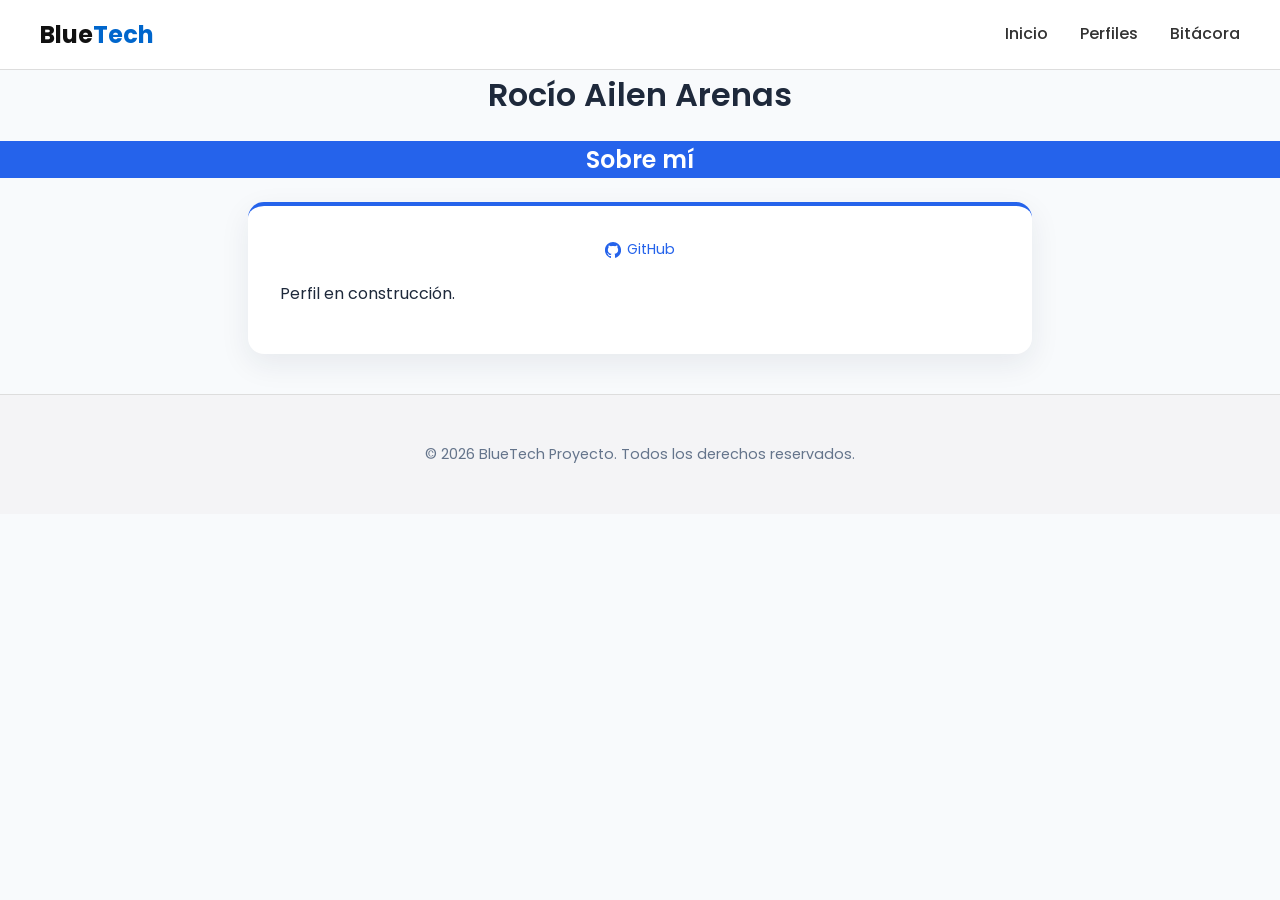
<file: perfil-3.html>
<!DOCTYPE html>
<html lang="es">
<head>
    <meta charset="UTF-8">
    <meta name="viewport" content="width=device-width, initial-scale=1.0">
    <title>Perfil - Rocío Ailen Arenas</title>

    <link rel="preconnect" href="https://fonts.googleapis.com">
    <link rel="preconnect" href="https://fonts.gstatic.com" crossorigin>
    <link href="https://fonts.googleapis.com/css2?family=Poppins:wght@400;500;600;700&display=swap" rel="stylesheet">

    <link rel="stylesheet" href="css/style.css">
    <link rel="stylesheet" href="css/perfil.css">
    <link rel="stylesheet" href="css/header-footer.css">

</head>
<body>
    <header>
      <nav class="navbar">
        <div class="logo">Blue<span>Tech</span></div>
        <ul class="nav-links">
          <li><a href="index.html">Inicio</a></li>
          <li><a href="index.html#perfiles">Perfiles</a></li>
          <li><a href="bitacora.html">Bitácora</a></li>
        </ul>
      </nav>
    </header>

    <main>
      <h1 class="nombre-brillante">Rocío Ailen Arenas</h1>

      <h2 id="titulo-sobre-mi">Sobre mí</h2>

      <section class="sobre-mi" aria-labelledby="titulo-sobre-mi">
        <p class="sobre-mi-contacto"><a class="enlace-github" href="https://github.com/rocioailenar" target="_blank" rel="noopener">GitHub</a></p>
        <p>Perfil en construcción.</p>
      </section>
    </main>

    <footer>
      <p>&copy; 2026 BlueTech Proyecto. Todos los derechos reservados.</p>
    </footer>
</body>
</html>
</file>
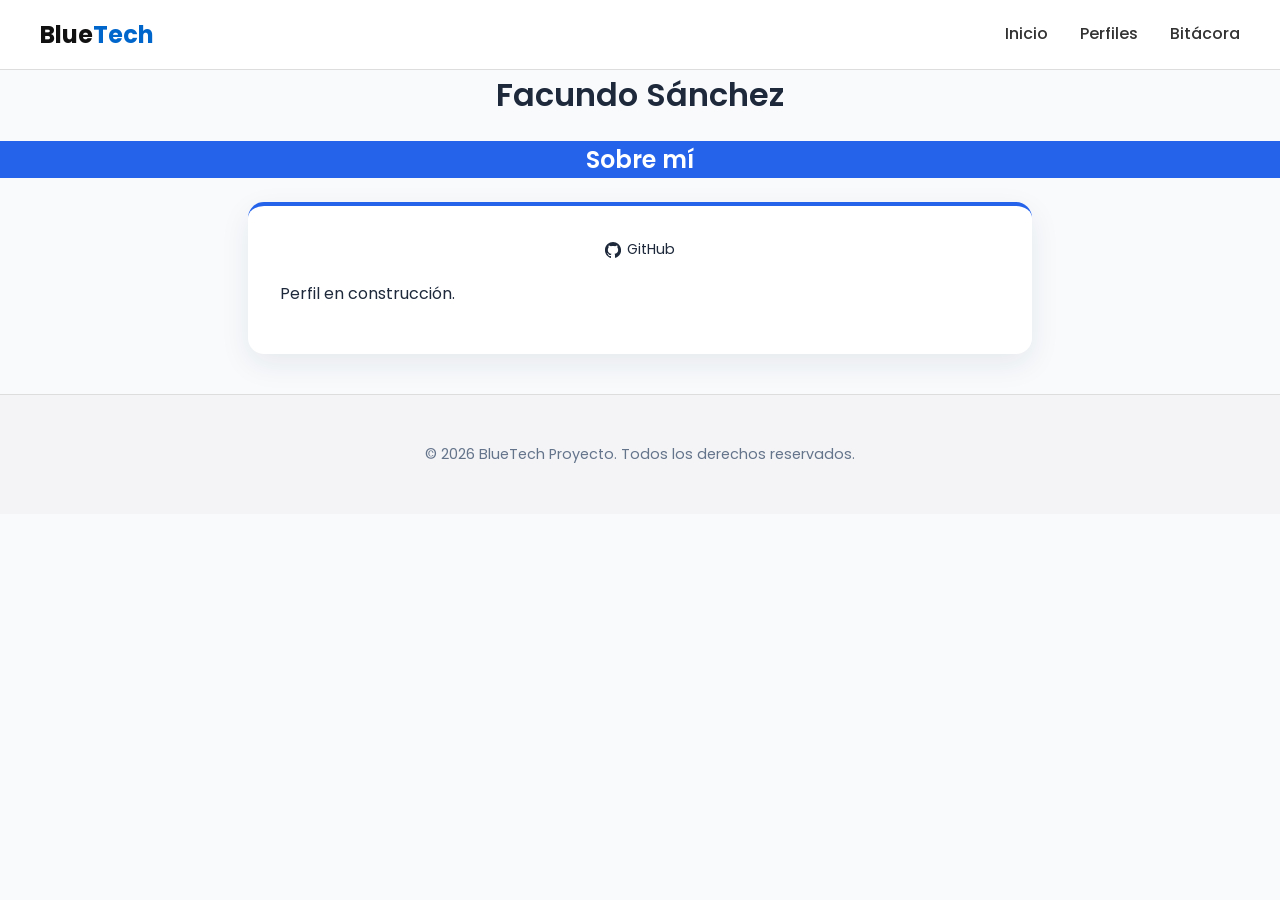
<file: perfil-4.html>
<!DOCTYPE html>
<html lang="es">
<head>
    <meta charset="UTF-8">
    <meta name="viewport" content="width=device-width, initial-scale=1.0">
    <title>Perfil - Facundo Sánchez</title>

    <link rel="preconnect" href="https://fonts.googleapis.com">
    <link rel="preconnect" href="https://fonts.gstatic.com" crossorigin>
    <link href="https://fonts.googleapis.com/css2?family=Poppins:wght@400;500;600;700&display=swap" rel="stylesheet">

    <link rel="stylesheet" href="css/style.css">
    <link rel="stylesheet" href="css/perfil.css">
    <link rel="stylesheet" href="css/header-footer.css">

</head>
<body>
    <header>
      <nav class="navbar">
        <div class="logo">Blue<span>Tech</span></div>
        <ul class="nav-links">
          <li><a href="index.html">Inicio</a></li>
          <li><a href="index.html#perfiles">Perfiles</a></li>
          <li><a href="bitacora.html">Bitácora</a></li>
        </ul>
      </nav>
    </header>

    <main>
      <h1 class="nombre-brillante">Facundo Sánchez</h1>

      <h2 id="titulo-sobre-mi">Sobre mí</h2>

      <section class="sobre-mi" aria-labelledby="titulo-sobre-mi">
        <p class="sobre-mi-contacto"><span class="enlace-github" title="GitHub pendiente">GitHub</span></p>
        <p>Perfil en construcción.</p>
      </section>
    </main>

    <footer>
      <p>&copy; 2026 BlueTech Proyecto. Todos los derechos reservados.</p>
    </footer>
</body>
</html>
</file>
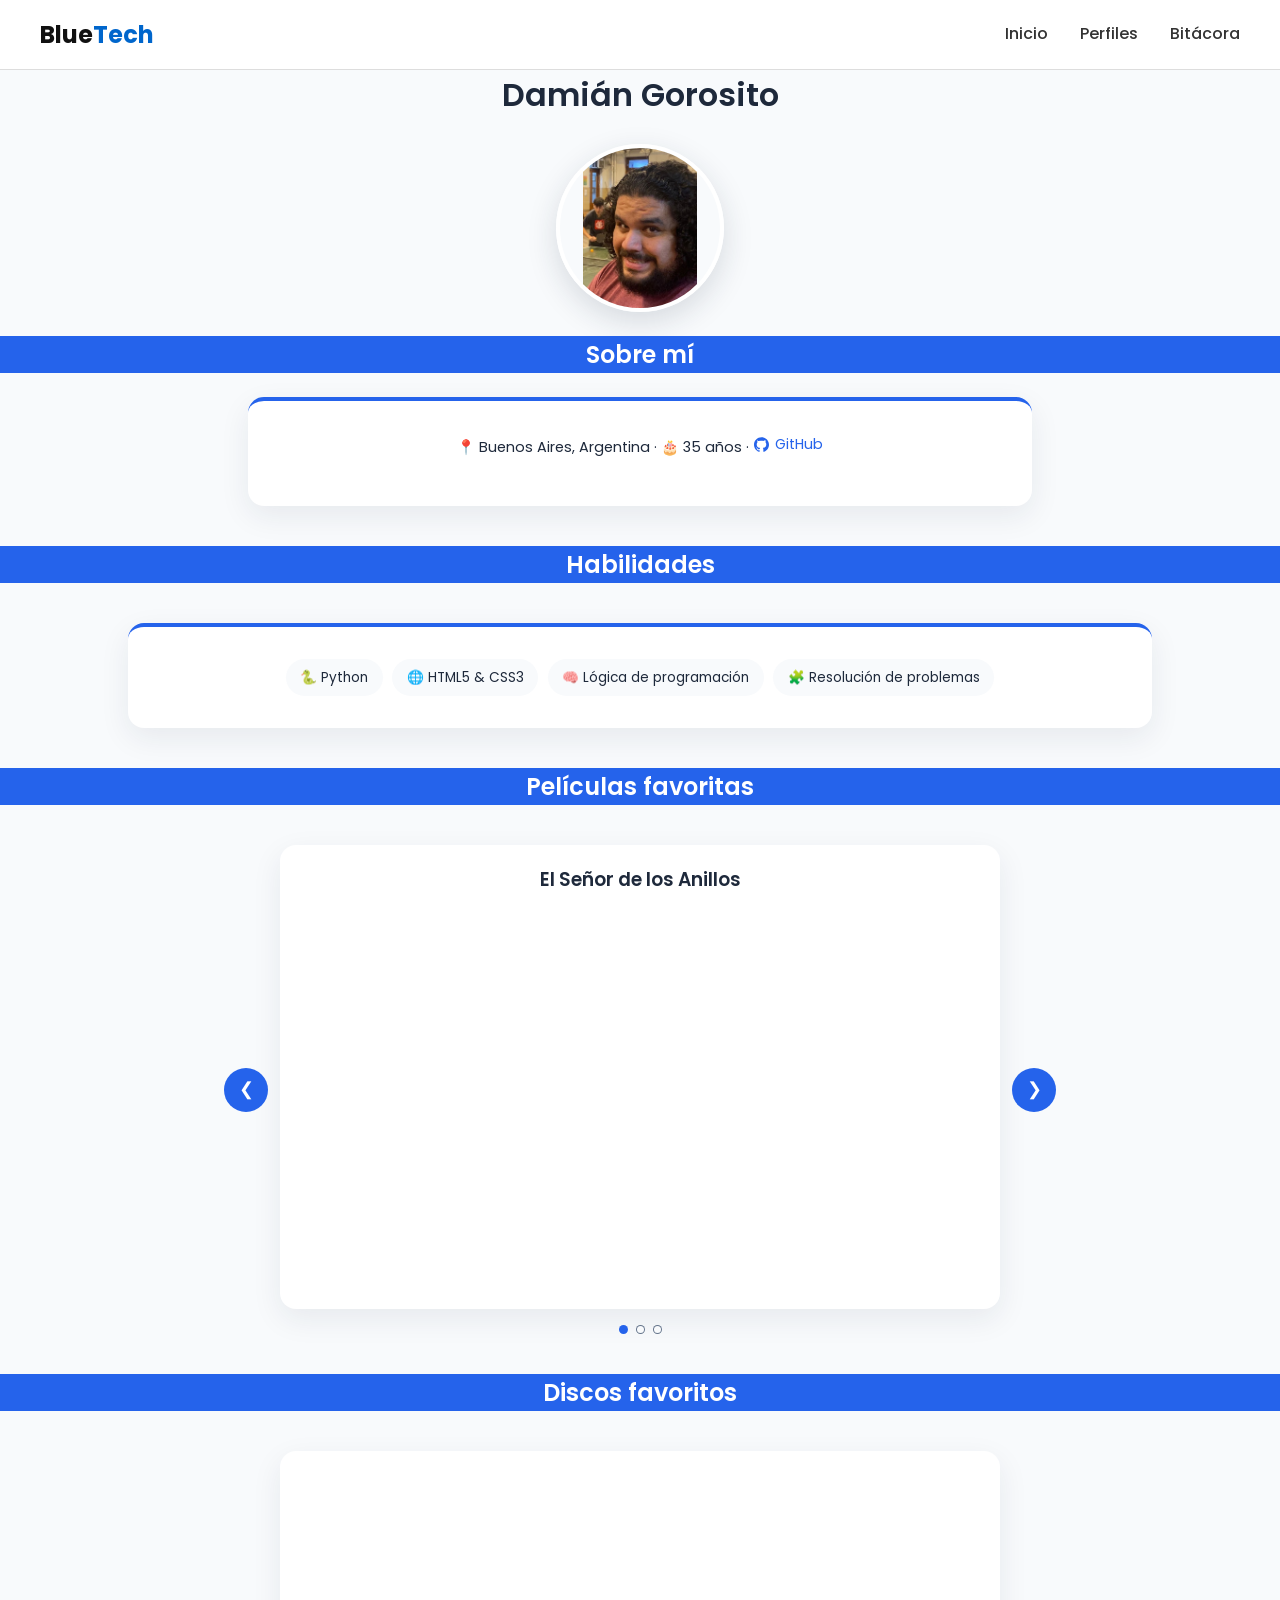
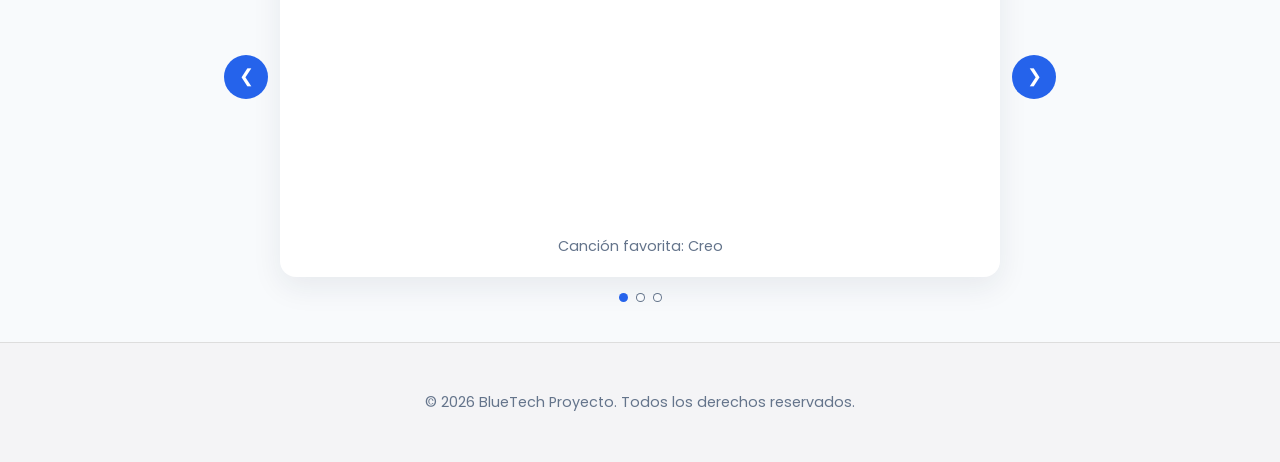
<file: perfil-5.html>
<!doctype html>
<html lang="es">
  <head>
    <meta charset="UTF-8" />
    <meta name="viewport" content="width=device-width, initial-scale=1.0" />
    <title>Perfil - Damián Gorosito</title>

    <link rel="preconnect" href="https://fonts.googleapis.com" />
    <link rel="preconnect" href="https://fonts.gstatic.com" crossorigin />
    <link
      href="https://fonts.googleapis.com/css2?family=Poppins:wght@400;500;600;700&display=swap"
      rel="stylesheet"
    />

    <link rel="stylesheet" href="css/style.css" />
    <link rel="stylesheet" href="css/perfil.css">
    <link rel="stylesheet" href="css/header-footer.css">

    <script src="js/perfil.js" defer></script>
    <script src="js/damian.js" defer></script>
  </head>
  <body>
    <header>
      <nav class="navbar">
        <div class="logo">Blue<span>Tech</span></div>
        <ul class="nav-links">
          <li><a href="index.html">Inicio</a></li>
          <li><a href="index.html#perfiles">Perfiles</a></li>
          <li><a href="bitacora.html">Bitácora</a></li>
        </ul>
      </nav>
    </header>

    <main>
      <h1 class="nombre-brillante">Damián Gorosito</h1>

      <img class="avatar-perfil" src="img/damian/avatar.jpg" alt="Foto de Damián Gorosito" width="160" height="160">

      <h2 id="titulo-sobre-mi">Sobre mí</h2>

      <section class="sobre-mi" aria-labelledby="titulo-sobre-mi">
        <p class="sobre-mi-contacto">📍 Buenos Aires, Argentina &middot; 🎂 35 años
          &middot; <a class="enlace-github" href="https://github.com/damiangorosito" target="_blank" rel="noopener">GitHub</a>
        </p>
      </section>

      <h2 id="titulo-habilidades">Habilidades</h2>

      <section class="skill-block" data-categoria="tecnicas">
        <div class="skill-chip-grupo">
          <span class="skill-chip">🐍 Python</span>
          <span class="skill-chip">🌐 HTML5 &amp; CSS3</span>
          <span class="skill-chip">🧠 Lógica de programación</span>
          <span class="skill-chip">🧩 Resolución de problemas</span>
        </div>
      </section>

      <h2 id="titulo-peliculas">Películas favoritas</h2>

      <section class="carousel" aria-labelledby="titulo-peliculas" data-etiqueta-slide="la película">
        <button type="button" class="carousel-flecha carousel-flecha--prev" aria-label="Película anterior">&#10094;</button>

        <div class="carousel-ventana">
          <ul class="carousel-pista" id="carousel-pista-peliculas">
            <li class="carousel-slide">
              <h3>El Señor de los Anillos</h3>
              <div class="carousel-video">
                <iframe src="https://www.youtube.com/embed/_nZdmwHrcnw" title="El Señor de los Anillos" frameborder="0" allow="accelerometer; autoplay; clipboard-write; encrypted-media; gyroscope; picture-in-picture; web-share" referrerpolicy="strict-origin-when-cross-origin" allowfullscreen></iframe>
              </div>
            </li>
            <li class="carousel-slide">
              <h3>El Gran Pez</h3>
              <div class="carousel-video">
                <iframe src="https://www.youtube.com/embed/JZTE078OmZg" title="El Gran Pez" frameborder="0" allow="accelerometer; autoplay; clipboard-write; encrypted-media; gyroscope; picture-in-picture; web-share" referrerpolicy="strict-origin-when-cross-origin" allowfullscreen></iframe>
              </div>
            </li>
            <li class="carousel-slide">
              <h3>Pulp Fiction</h3>
              <div class="carousel-video">
                <iframe src="https://www.youtube.com/embed/r-PSxjTR174" title="Pulp Fiction" frameborder="0" allow="accelerometer; autoplay; clipboard-write; encrypted-media; gyroscope; picture-in-picture; web-share" referrerpolicy="strict-origin-when-cross-origin" allowfullscreen></iframe>
              </div>
            </li>
          </ul>
        </div>

        <button type="button" class="carousel-flecha carousel-flecha--next" aria-label="Película siguiente">&#10095;</button>

        <div class="carousel-puntos" id="carousel-puntos-peliculas"></div>
      </section>

      <h2 id="titulo-discos">Discos favoritos</h2>

      <section class="carousel" aria-labelledby="titulo-discos" data-etiqueta-slide="el disco">
        <button type="button" class="carousel-flecha carousel-flecha--prev" aria-label="Disco anterior">&#10094;</button>

        <div class="carousel-ventana">
          <ul class="carousel-pista" id="carousel-pista-discos">
            <li class="carousel-slide">
              <div class="carousel-spotify">
                <iframe src="https://open.spotify.com/embed/album/573TG9cHInMww2QgBeKqTy?utm_source=generator" title="Señales - Callejeros" width="100%" height="352" frameborder="0" allowfullscreen allow="autoplay; clipboard-write; encrypted-media; fullscreen; picture-in-picture" loading="lazy"></iframe>
              </div>
              <p class="carousel-nota">Canción favorita: Creo</p>
            </li>
            <li class="carousel-slide">
              <div class="carousel-spotify">
                <iframe src="https://open.spotify.com/embed/album/0lKGADKI9s71jBqJe5xYhn?utm_source=generator" title="Feed the Machine - Poor Man's Poison" width="100%" height="352" frameborder="0" allowfullscreen allow="autoplay; clipboard-write; encrypted-media; fullscreen; picture-in-picture" loading="lazy"></iframe>
              </div>
            </li>
            <li class="carousel-slide">
              <div class="carousel-spotify">
                <iframe src="https://open.spotify.com/embed/album/5kk3PbroAezGBPucpoN4oC?utm_source=generator" title="Luzbelito - Patricio Rey y sus Redonditos de Ricota" width="100%" height="352" frameborder="0" allowfullscreen allow="autoplay; clipboard-write; encrypted-media; fullscreen; picture-in-picture" loading="lazy"></iframe>
              </div>
            </li>
          </ul>
        </div>

        <button type="button" class="carousel-flecha carousel-flecha--next" aria-label="Disco siguiente">&#10095;</button>

        <div class="carousel-puntos" id="carousel-puntos-discos"></div>
      </section>
    </main>

    <footer>
      <p>&copy; 2026 BlueTech Proyecto. Todos los derechos reservados.</p>
    </footer>
  </body>
</html>
</file>
<file: css/style.css>
@import url('https://fonts.googleapis.com/css2?family=Poppins:wght@400;600;700&display=swap');

/* ==========================================================================
   Variables de Diseño - Paleta y Tipografía (Ref: context.md)
   ========================================================================== */
:root {
  /* Tipografía */
  --font-family-base: 'Poppins', sans-serif;
  --line-height-base: 1.55;

  /* Paleta de Colores Principales */
  --color-primary: #2563EB;       /* Acción primaria destacada (CTA) */
  --color-secondary: #0F172A;     /* Botones secundarios, títulos y texto primario */
  
  /* Superficies y Fondos */
  --color-background: #F1F5F9;    /* Fondo de pantalla general (Slate 100) */
  --color-surface: #FFFFFF;       /* Tarjetas, inputs y superficies limpias */
  
  /* Bordes y Textos Accesorios */
  --color-border: #E2E8F0;        /* Bordes y divisores finos (Slate 200) */
  --color-text-secondary: #64748B; /* Textos secundarios, descripciones, placeholders */
}

/* ==========================================================================
   Estilos Base Generales (Reseteo y Aplicación de variables)
   ========================================================================== */
body {
  font-family: var(--font-family-base);
  line-height: var(--line-height-base);
  background-color: var(--color-background);
  color: var(--color-secondary); /* Texto primario */
  margin: 0;
  padding: 0;
}

/* Tipografía de Títulos (Poppins Semibold/Bold) */
h1, h2, h3, h4, h5, h6 {
  font-weight: 600;
  color: var(--color-secondary);
  margin-top: 0;
}

/* Textos de cuerpo y descripciones */
p, .text-secondary {
  color: var(--color-text-secondary);
}

/* ==========================================================================
   Clases Estructurales Sugeridas
   ========================================================================== */
/* Tarjetas */
.card {
  background-color: var(--color-surface);
  border: 1px solid var(--color-border);
  border-radius: 12px; /* Ajustar según preferencia, redondeo moderno */
  padding: 1.5rem;
  /* El efecto 'elevation' ya se da por el contraste entre fondo y tarjeta, 
     pero se puede agregar una sombra muy sutil si se desea: */
  box-shadow: 0 1px 3px rgba(0, 0, 0, 0.05);
}

/* Divisores de secciones */
.divider {
  border: 0;
  height: 1px;
  background-color: var(--color-border);
  margin: 2rem 0;
}

/* Botones Base */
.btn {
  font-family: var(--font-family-base);
  font-weight: 600;
  display: inline-flex;
  align-items: center;
  justify-content: center;
  padding: 0.75rem 1.5rem;
  border-radius: 8px;
  cursor: pointer;
  transition: all 0.2s ease-in-out;
  border: none;
}

/* .fondo{

} */


.btn-primary {
  background-color: var(--color-primary);
  color: #FFFFFF;
}

.btn-primary:hover {
  background-color: var(--color-secondary); /* Estado hover hacia azul/neutro oscuro */
}

.btn-secondary {
  background-color: var(--color-surface);
  color: var(--color-secondary);
  border: 1px solid var(--color-border);
}

.btn-secondary:hover {
  background-color: var(--color-border);
}

/* ==========================================================================
   1. DISEÑO BASE: CELULAR (Pantallas normales de smartphones)
   Rango: Desde 361px hasta 767px. 
   Aquí va tu diseño estándar para móviles (1 columna, menús colapsados).
   ========================================================================== */
body {
    font-size: 16px;
}

.navbar {
    flex-direction: column; /* El menú se apila verticalmente en móviles */
    gap: 15px;
}

.hero-title {
    font-size: 2.2rem;
}

.features-grid {
    grid-template-columns: 1fr; /* Una sola columna para tarjetas */
    gap: 20px;
}


/* ==========================================================================
   2. MEDIA QUERY: CELULAR MINIATURA / SMARTWATCHES
   Rango: Pantallas de 360px o menos (ej. iPhone SE antiguo, relojes, pantallas mini)
   ========================================================================== */
@media screen and (max-width: 360px) {
    body {
        font-size: 14px; /* Reducimos texto general para evitar desbordes */
        padding: 5px;
    }

    .hero-title {
        font-size: 1.8rem; /* Títulos más pequeños */
    }

    .btn {
        padding: 10px 15px;
        width: 100%; /* Botones a lo ancho total para facilitar el clic */
        text-align: center;
    }

    .navbar-brand {
        font-size: 1.2rem;
    }
}


/* ==========================================================================
   3. MEDIA QUERY: ESCRITORIO / PANTALLAS GRANDES
   Rango: Desde 768px en adelante (Tabletas en horizontal, Laptops y Monitores)
   ========================================================================== */
@media screen and (min-width: 768px) {
    .navbar {
        flex-direction: row; /* Menú horizontal clásico */
        justify-content: space-between;
    }

    .hero-section {
        padding: 80px 40px;
        text-align: left; /* Alineación limpia a la izquierda */
        display: flex;
        align-items: center;
        justify-content: space-between;
    }

    .hero-title {
        font-size: 3.5rem;
        max-width: 600px;
    }

    .features-grid {
        grid-template-columns: repeat(3, 1fr); /* 3 Columnas puras de tarjetas */
        gap: 30px;
    }
}
</file>
<file: css/header-footer.css>
/* ==========================================================================
   Header y footer de la home (BlueTech), compartidos por las paginas de perfil.
   Header: basado en la rama de Rocio. Footer: el de index.html de main.
   Los breakpoints del .navbar (columna en mobile, fila desde 768px) viven en style.css.
   ========================================================================== */
:root {
    --primary-blue: #0066cc;
    --white: #ffffff;
    --black: #111111;
    --gray-dark: #333333;
    --gray-light: #f4f4f6;
    --gray-border: #dddddd;
}

body > header {
    background-color: var(--white);
    border-bottom: 1px solid var(--gray-border);
}

/* pegajoso solo en pantallas grandes: en mobile el header apilado ocupa demasiado alto */
@media screen and (min-width: 768px) {
    body > header {
        position: sticky;
        top: 0;
        z-index: 1000;
    }
}

.navbar {
    max-width: 1200px;
    margin: 0 auto;
    display: flex;
    align-items: center;
    padding: 1rem 2rem;
}

.logo {
    font-size: 1.5rem;
    font-weight: bold;
    color: var(--black);
}

.logo span {
    color: var(--primary-blue);
}

.nav-links {
    display: flex;
    flex-wrap: wrap;
    justify-content: center;
    list-style: none;
    gap: 1rem 2rem;
    margin: 0;
    padding: 0;
}

.nav-links a {
    text-decoration: none;
    color: var(--gray-dark);
    font-weight: 500;
    transition: color 0.3s;
}

.nav-links a:hover {
    color: var(--primary-blue);
}


body > footer {
    background-color: var(--gray-light);
    border-top: 1px solid var(--gray-border);
    padding: 3rem 2rem;
    text-align: center;
    color: var(--gray-dark);
    font-size: 0.9rem;
}

body > footer p {
    margin: 0;
}
</file>
<file: css/perfil.css>
:root {
    --color-principal: #2563eb;
    --color-secundario: #1e40af;
    --color-fondo: #f8fafc;
    --color-superficie: #ffffff;
    --color-texto: #1e293b;
    --color-texto-secundario: #64748b;
}

body {
    background-color: var(--color-fondo);
    color: var(--color-texto);
    font-family: "Poppins", sans-serif;
    overflow-x: hidden;
}

#titulo-habilidades,
#titulo-peliculas,
#titulo-discos,
#titulo-juegos,
#titulo-saludo,
#titulo-sobre-mi {
    color: white;
    background-color: #2563eb;
    text-align: center;
}

.avatar-perfil {
    display: block;
    margin: 1.5rem auto;
    object-fit: contain;
    border-radius: 50%;
    border: 4px solid var(--color-superficie);
    box-shadow: 0 10px 30px rgba(30, 41, 59, 0.15);
}


.sobre-mi {
    max-width: 720px;
    margin: 1.5rem auto 2.5rem;
    padding: 2rem;
    background-color: var(--color-superficie);
    border-top: 4px solid var(--color-principal);
    border-radius: 16px;
    box-shadow: 0 10px 30px rgba(30, 41, 59, 0.08);
}

.sobre-mi h3 {
    margin-top: 0;
    color: var(--color-texto);
}

.sobre-mi p {
    color: var(--color-texto);
    line-height: 1.6;
}

.sobre-mi-contacto {
    text-align: center;
    color: var(--color-texto-secundario);
    font-size: 0.9rem;
    margin-top: 0;
}

.sobre-mi-contacto a {
    color: var(--color-principal);
    text-decoration: none;
}

.sobre-mi-contacto a:hover {
    text-decoration: underline;
}

.enlace-github {
    display: inline-flex;
    align-items: center;
    gap: 0.35rem;
}

.enlace-github::before {
    content: "";
    width: 1.1em;
    height: 1.1em;
    background-color: currentColor;
    -webkit-mask: url("../img/icons/github.svg") center / contain no-repeat;
    mask: url("../img/icons/github.svg") center / contain no-repeat;
}

.nombre-brillante {
    text-align: center;
    background-image: linear-gradient(
        90deg,
        var(--color-texto) 0%,
        var(--color-texto) 40%,
        var(--color-principal) 50%,
        var(--color-texto) 60%,
        var(--color-texto) 100%
    );
    background-size: 220% 100%;
    -webkit-background-clip: text;
    background-clip: text;
    color: transparent;
    animation: brillo-nombre 3s ease-in-out infinite alternate;
}

@keyframes brillo-nombre {
    from {
        background-position: 0% 0;
    }
    to {
        background-position: 100% 0;
    }
}

@media (prefers-reduced-motion: reduce) {
    .nombre-brillante {
        animation: none;
        background: none;
        text-shadow: none;
        color: var(--color-principal);
    }
}

.filtros {
    display: flex;
    flex-wrap: wrap;
    justify-content: center;
    gap: 0.6rem;
    max-width: 720px;
    margin: 1.5rem auto 0;
    padding: 0 1rem;
    list-style: none;
}

.filtros li {
    cursor: pointer;
    padding: 0.45rem 1rem;
    border-radius: 999px;
    background-color: var(--color-superficie);
    color: var(--color-texto-secundario);
    font-size: 0.85rem;
    font-weight: 500;
    box-shadow: 0 2px 8px rgba(30, 41, 59, 0.08);
    transition: background-color 0.2s ease, color 0.2s ease;
}

.filtros li:hover {
    color: var(--color-principal);
}

.filtros li.activo {
    background-color: var(--color-principal);
    color: #ffffff;
}

.oculto {
    display: none;
}

.skill-block {
    max-width: 960px;
    margin: 2.5rem auto;
    padding: 2rem;
    background-color: var(--color-superficie);
    border-top: 4px solid var(--color-principal);
    border-radius: 16px;
    box-shadow: 0 10px 30px rgba(30, 41, 59, 0.08);
}

.skill-block h3 {
    color: var(--color-texto);
    margin-top: 0;
}

.skill-chip-grupo {
    display: flex;
    flex-wrap: wrap;
    justify-content: center;
    gap: 0.6rem;
}

.skill-chip {
    display: inline-flex;
    align-items: center;
    gap: 0.4rem;
    padding: 0.5rem 0.9rem;
    background-color: var(--color-fondo);
    color: var(--color-texto);
    border-radius: 999px;
    font-size: 0.85rem;
}

.skill-chip small {
    color: var(--color-texto-secundario);
}

.skill-fila {
    display: flex;
    align-items: center;
    justify-content: center;
    flex-wrap: wrap;
    gap: 2rem;
    margin-top: 0.5rem;
}

.skill-lista {
    flex: 1 1 200px;
    max-width: 320px;
}

.skill-lista h4 {
    margin: 0 0 0.6rem;
    color: var(--color-texto);
}

.skill-lista ul {
    margin: 0;
    padding-left: 1.2rem;
    color: var(--color-texto-secundario);
}

.skill-lista li {
    margin-bottom: 0.4rem;
}

.skill-visual--cocina {
    position: relative;
    width: 260px;
    height: 255px;
    flex-shrink: 0;
}

.fuego-contenedor {
    position: absolute;
    bottom: 0;
    left: 50%;
    transform: translateX(-50%);
    width: 150px;
    aspect-ratio: 281 / 170;
    overflow: hidden;
    z-index: 0;
}

.fuego-contenedor img {
    width: 100%;
    height: 100%;
    object-fit: cover;
    object-position: center 76%;
    display: block;
}

.sarten-img {
    position: absolute;
    bottom: -15px;
    left: 50%;
    transform: translateX(-50%);
    width: 240px;
    z-index: 1;
}

.ingrediente {
    position: absolute;
    top: -10px;
    font-size: 1.7rem;
    z-index: 2;
    animation: caer-en-sarten 4s linear infinite;
}

@keyframes caer-en-sarten {
    0% {
        top: -10px;
        opacity: 1;
    }
    50% {
        top: 115px;
        opacity: 1;
    }
    58% {
        top: 115px;
        opacity: 0;
    }
    100% {
        top: -10px;
        opacity: 0;
    }
}

@media (prefers-reduced-motion: reduce) {
    .ingrediente {
        animation: none;
        top: 133px;
    }
}

.skill-visual--electronica {
    position: relative;
    width: 260px;
    height: 220px;
    flex-shrink: 0;
}

.skill-visual--musica {
    display: flex;
    align-items: center;
    justify-content: center;
    flex-shrink: 0;
}

.guitarra-img {
    height: 220px;
    width: auto;
    display: block;
}

.pcb-img {
    position: absolute;
    bottom: 10px;
    left: 50%;
    transform: translateX(-50%);
    width: 200px;
    z-index: 0;
}

.soldador-contenedor {
    position: absolute;
    top: 31px;
    left: 108px;
    width: 150px;
    z-index: 1;
    transform-origin: 15% 90%;
    animation: soldar 3.5s ease-in-out infinite;
}

.soldador-contenedor img {
    width: 100%;
    height: auto;
    display: block;
}

@keyframes soldar {
    0%,
    100% {
        transform: translate(28px, -26px) rotate(-8deg);
    }
    45%,
    65% {
        transform: translate(0, 0) rotate(0deg);
    }
}

@media (prefers-reduced-motion: reduce) {
    .soldador-contenedor {
        animation: none;
        transform: translate(0, 0);
    }
}

.carousel {
    position: relative;
    max-width: 720px;
    margin: 2.5rem auto;
    padding: 0 3.5rem;
    display: flex;
    flex-direction: column;
    align-items: center;
}

.carousel-ventana {
    width: 100%;
    overflow: hidden;
    border-radius: 16px;
    background-color: var(--color-superficie);
    box-shadow: 0 10px 30px rgba(30, 41, 59, 0.08);
}

.carousel-pista {
    display: flex;
    list-style: none;
    margin: 0;
    padding: 0;
    transition: transform 0.45s ease;
}

.carousel-slide {
    flex: 0 0 100%;
    box-sizing: border-box;
    padding: 1.25rem;
    text-align: center;
}

.carousel-slide h3 {
    margin: 0 0 0.75rem;
    color: var(--color-texto);
}

.carousel-video {
    position: relative;
    width: 100%;
    aspect-ratio: 16 / 9;
    border-radius: 10px;
    overflow: hidden;
}

.carousel-video iframe {
    position: absolute;
    inset: 0;
    width: 100%;
    height: 100%;
    border: 0;
}

.carousel-spotify {
    width: 100%;
}

.carousel-spotify iframe {
    width: 100%;
    height: 352px;
    border: 0;
    display: block;
}

.carousel-nota {
    margin: 0.75rem 0 0;
    color: var(--color-texto-secundario);
    font-size: 0.9rem;
}

.carousel-flecha {
    position: absolute;
    top: 50%;
    transform: translateY(-50%);
    width: 44px;
    height: 44px;
    border: none;
    border-radius: 50%;
    background-color: var(--color-principal);
    color: #ffffff;
    font-size: 1.1rem;
    cursor: pointer;
    display: flex;
    align-items: center;
    justify-content: center;
    transition: background-color 0.2s ease;
    z-index: 1;
}

.carousel-flecha:hover {
    background-color: var(--color-secundario);
}

.carousel-flecha--prev {
    left: 0;
}

.carousel-flecha--next {
    right: 0;
}

.carousel-puntos {
    display: flex;
    justify-content: center;
    gap: 0.5rem;
    margin-top: 1rem;
}

.carousel-punto {
    width: 9px;
    height: 9px;
    border-radius: 50%;
    border: none;
    padding: 0;
    background-color: var(--color-fondo);
    box-shadow: inset 0 0 0 1px var(--color-texto-secundario);
    cursor: pointer;
}

.carousel-punto.activo {
    background-color: var(--color-principal);
    box-shadow: none;
}

@media (max-width: 600px) {
    .carousel {
        padding: 0 2.75rem;
    }

    .carousel-flecha {
        width: 36px;
        height: 36px;
    }
}

.juegos-grid {
    display: grid;
    grid-template-columns: repeat(auto-fill, minmax(140px, 1fr));
    gap: 1.5rem;
    max-width: 960px;
    margin: 2.5rem auto;
    padding: 0 1.5rem;
}

.juego-card {
    aspect-ratio: 3 / 4.55;
    perspective: 1000px;
    cursor: pointer;
}

.juego-card-inner {
    position: relative;
    width: 100%;
    height: 100%;
    transition: transform 0.6s;
    transform-style: preserve-3d;
}

.juego-card.girada .juego-card-inner {
    transform: rotateY(180deg);
}

.juego-card-frente,
.juego-card-dorso {
    position: absolute;
    inset: 0;
    backface-visibility: hidden;
    border-radius: 12px;
    overflow: hidden;
    box-shadow: 0 10px 30px rgba(30, 41, 59, 0.08);
    display: flex;
    flex-direction: column;
}

.juego-card-frente {
    background-color: var(--color-superficie);
}

.juego-info-hint {
    position: absolute;
    top: 0.4rem;
    right: 0.4rem;
    z-index: 1;
    background-color: rgba(37, 99, 235, 0.85);
    color: #ffffff;
    font-size: 0.65rem;
    font-weight: 600;
    padding: 0.2rem 0.5rem;
    border-radius: 999px;
    pointer-events: none;
}

.juego-card-frente img {
    width: 100%;
    aspect-ratio: 3 / 4;
    object-fit: cover;
    display: block;
}

.juego-card-frente p {
    flex: 1;
    display: flex;
    align-items: center;
    justify-content: center;
    margin: 0;
    padding: 0.5rem;
    text-align: center;
    font-size: 0.85rem;
    font-weight: 500;
    color: var(--color-texto);
}

.juego-card-dorso {
    transform: rotateY(180deg);
    background-color: var(--color-principal);
    align-items: center;
    justify-content: center;
    gap: 0.6rem;
    padding: 1.2rem;
    text-align: center;
}

.juego-card-dorso p {
    margin: 0;
    color: #ffffff;
    font-size: 0.85rem;
    line-height: 1.3;
}

.juego-card-dorso p:last-child {
    font-size: 1.4rem;
    font-weight: 700;
}

/* ===== Media queries de perfil (breakpoints: 1200px / 900px / 400px) ===== */

@media (max-width: 1200px) {
    .skill-block,
    .carousel,
    .juegos-grid {
        padding-left: 1.5rem;
        padding-right: 1.5rem;
    }
}

@media (max-width: 900px) {
    .nombre-brillante {
        font-size: 1.6rem;
    }

    .skill-fila {
        flex-direction: column;
        text-align: center;
    }

    .skill-lista {
        max-width: 100%;
    }

    .juegos-grid {
        grid-template-columns: repeat(auto-fill, minmax(120px, 1fr));
        gap: 1rem;
    }

    .carousel {
        padding: 0 2.5rem;
    }
}

@media (max-width: 400px) {
    .nombre-brillante {
        font-size: 1.25rem;
    }

    .skill-visual--cocina,
    .skill-visual--electronica {
        width: 100%;
        max-width: 220px;
    }

    .juegos-grid {
        grid-template-columns: repeat(2, 1fr);
        gap: 0.8rem;
        padding: 0 1rem;
    }

    .filtros li {
        font-size: 0.75rem;
        padding: 0.4rem 0.75rem;
    }

    .carousel {
        padding: 0 2rem;
    }

    .carousel-flecha {
        width: 32px;
        height: 32px;
        font-size: 0.9rem;
    }
}
</file>
